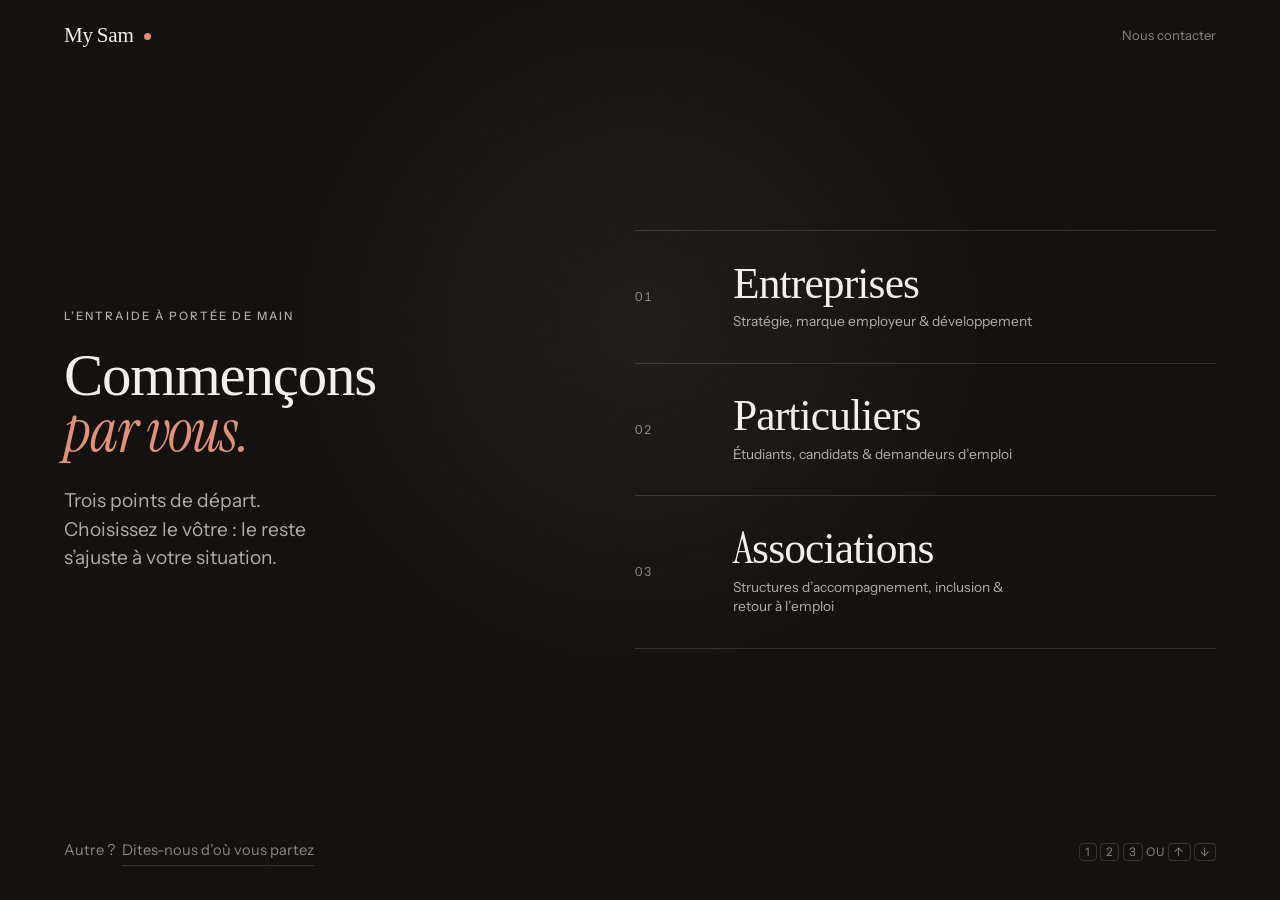
<file: index.html>
<!DOCTYPE html>
<html lang="fr" class="no-js">
<head>
<meta charset="UTF-8" />
<meta name="viewport" content="width=device-width, initial-scale=1, viewport-fit=cover" />
<title>My Sam — Cabinet de conseil et de service</title>
<meta name="description" content="My Sam accompagne les entreprises, les particuliers et les associations sur l'emploi, la marque employeur et l'inclusion. Commencez par choisir votre point de départ." />
<meta name="theme-color" content="#121110" />
<meta property="og:type" content="website" />
<meta property="og:title" content="My Sam — Cabinet de conseil et de service" />
<meta property="og:description" content="L'entraide à portée de main. Trois points de départ : entreprises, particuliers, associations." />
<meta property="og:locale" content="fr_FR" />
<link rel="icon" href="data:image/svg+xml,%3Csvg xmlns='http://www.w3.org/2000/svg' viewBox='0 0 32 32'%3E%3Crect width='32' height='32' fill='%23121110'/%3E%3Ccircle cx='16' cy='16' r='6' fill='%23E29174'/%3E%3C/svg%3E" />
<link rel="preload" href="assets/fonts/instrument-sans-latin.woff2" as="font" type="font/woff2" crossorigin />
<link rel="preload" href="assets/fonts/instrument-serif-latin.woff2" as="font" type="font/woff2" crossorigin />
<link rel="stylesheet" href="assets/css/fonts.css" />
<link rel="stylesheet" href="assets/css/base.css" />
<link rel="stylesheet" href="assets/css/gateway.css" />
<script>document.documentElement.classList.remove('no-js');document.documentElement.classList.add('js');</script>
</head>
<body data-profile="">

<a class="skip" href="#gw-list">Aller directement au choix du profil</a>

<main class="gateway" id="gateway" data-tone="none">
  <div class="gw__halo" aria-hidden="true"></div>
  <div class="gw__grain" aria-hidden="true"></div>

  <header class="gw__top">
    <a class="wordmark" href="index.html" aria-label="My Sam, accueil">My Sam<i aria-hidden="true"></i></a>
    <a class="gw__escape" href="contact.html">Nous contacter</a>
  </header>

  <div class="gw__main">

    <section class="gw__intro">
      <p class="eyebrow">L’entraide à portée de main</p>
      <h1 class="display gw__question">Commençons <em>par vous.</em></h1>
      <p class="lede gw__lede">Trois points de départ. Choisissez le vôtre&nbsp;: le reste s’ajuste à votre situation.</p>
    </section>

    <nav class="gw__list" id="gw-list" aria-label="Choisir votre profil">

    <a class="row" href="entreprises.html" data-profile="entreprises">
      <span class="row__index" aria-hidden="true">01</span>
      <span class="row__body">
        <span class="row__title">Entreprises</span>
        <span class="row__sub">Stratégie, marque employeur &amp; développement</span>
      </span>
      <svg class="row__arrow" viewBox="0 0 24 24" fill="none" stroke="currentColor" stroke-width="1.25" aria-hidden="true">
        <path d="M4 12h15M13 6l6 6-6 6" stroke-linecap="round" stroke-linejoin="round"/>
      </svg>
    </a>

    <a class="row" href="particuliers.html" data-profile="particuliers">
      <span class="row__index" aria-hidden="true">02</span>
      <span class="row__body">
        <span class="row__title">Particuliers</span>
        <span class="row__sub">Étudiants, candidats &amp; demandeurs d’emploi</span>
      </span>
      <svg class="row__arrow" viewBox="0 0 24 24" fill="none" stroke="currentColor" stroke-width="1.25" aria-hidden="true">
        <path d="M4 12h15M13 6l6 6-6 6" stroke-linecap="round" stroke-linejoin="round"/>
      </svg>
    </a>

    <a class="row" href="associations.html" data-profile="associations">
      <span class="row__index" aria-hidden="true">03</span>
      <span class="row__body">
        <span class="row__title">Associations</span>
        <span class="row__sub">Structures d’accompagnement, inclusion &amp; retour à l’emploi</span>
      </span>
      <svg class="row__arrow" viewBox="0 0 24 24" fill="none" stroke="currentColor" stroke-width="1.25" aria-hidden="true">
        <path d="M4 12h15M13 6l6 6-6 6" stroke-linecap="round" stroke-linejoin="round"/>
      </svg>
    </a>

    </nav>

  </div>

  <footer class="gw__foot">
    <a class="gw__other" href="contact.html" data-profile="autre">
      Autre&nbsp;? <b>Dites-nous d’où vous partez</b>
    </a>
    <a class="gw__resume" id="gw-resume" href="contact.html">Reprendre&nbsp;: <b></b> →</a>
    <p class="gw__hint"><kbd>1</kbd> <kbd>2</kbd> <kbd>3</kbd> ou <kbd>↑</kbd> <kbd>↓</kbd></p>
  </footer>
</main>

<div class="wipe" aria-hidden="true"></div>

<script src="assets/js/config.js"></script>
<script src="assets/js/site.js"></script>
<script src="assets/js/gateway.js"></script>
</body>
</html>
</file>
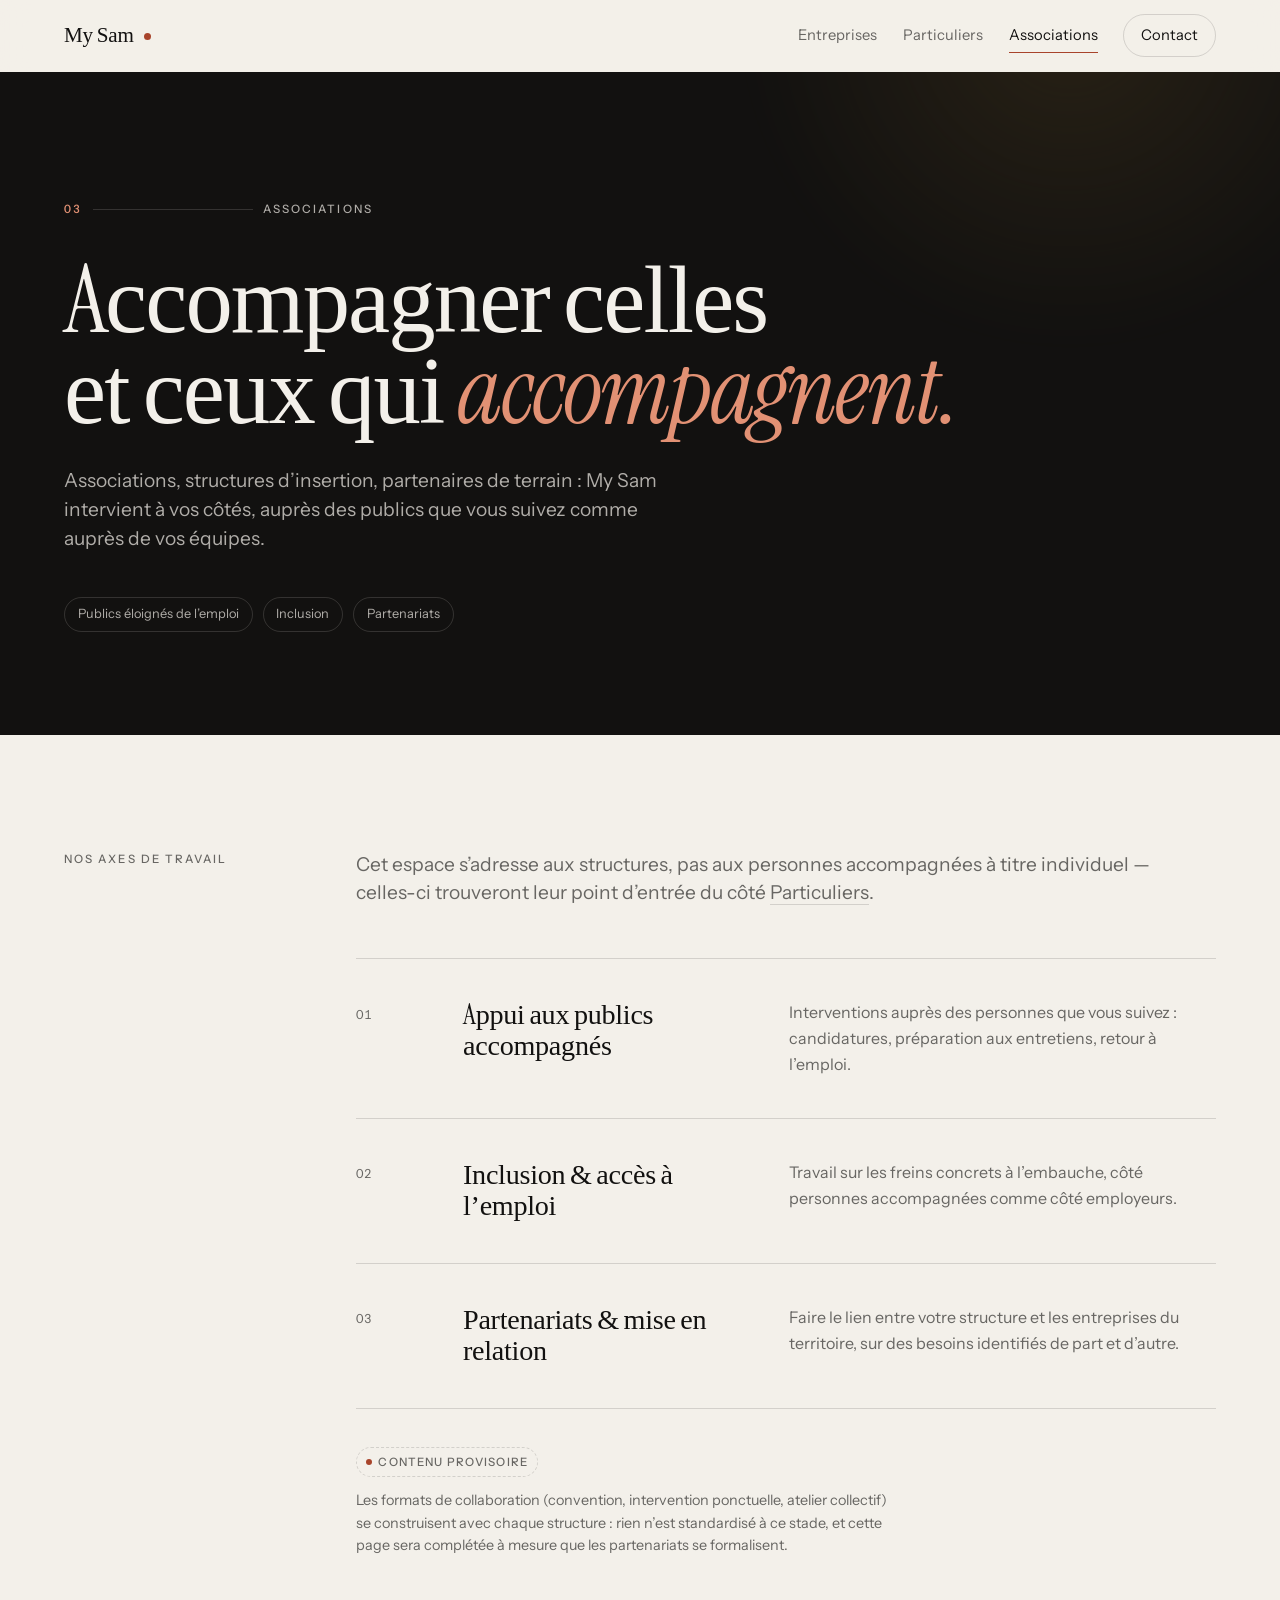
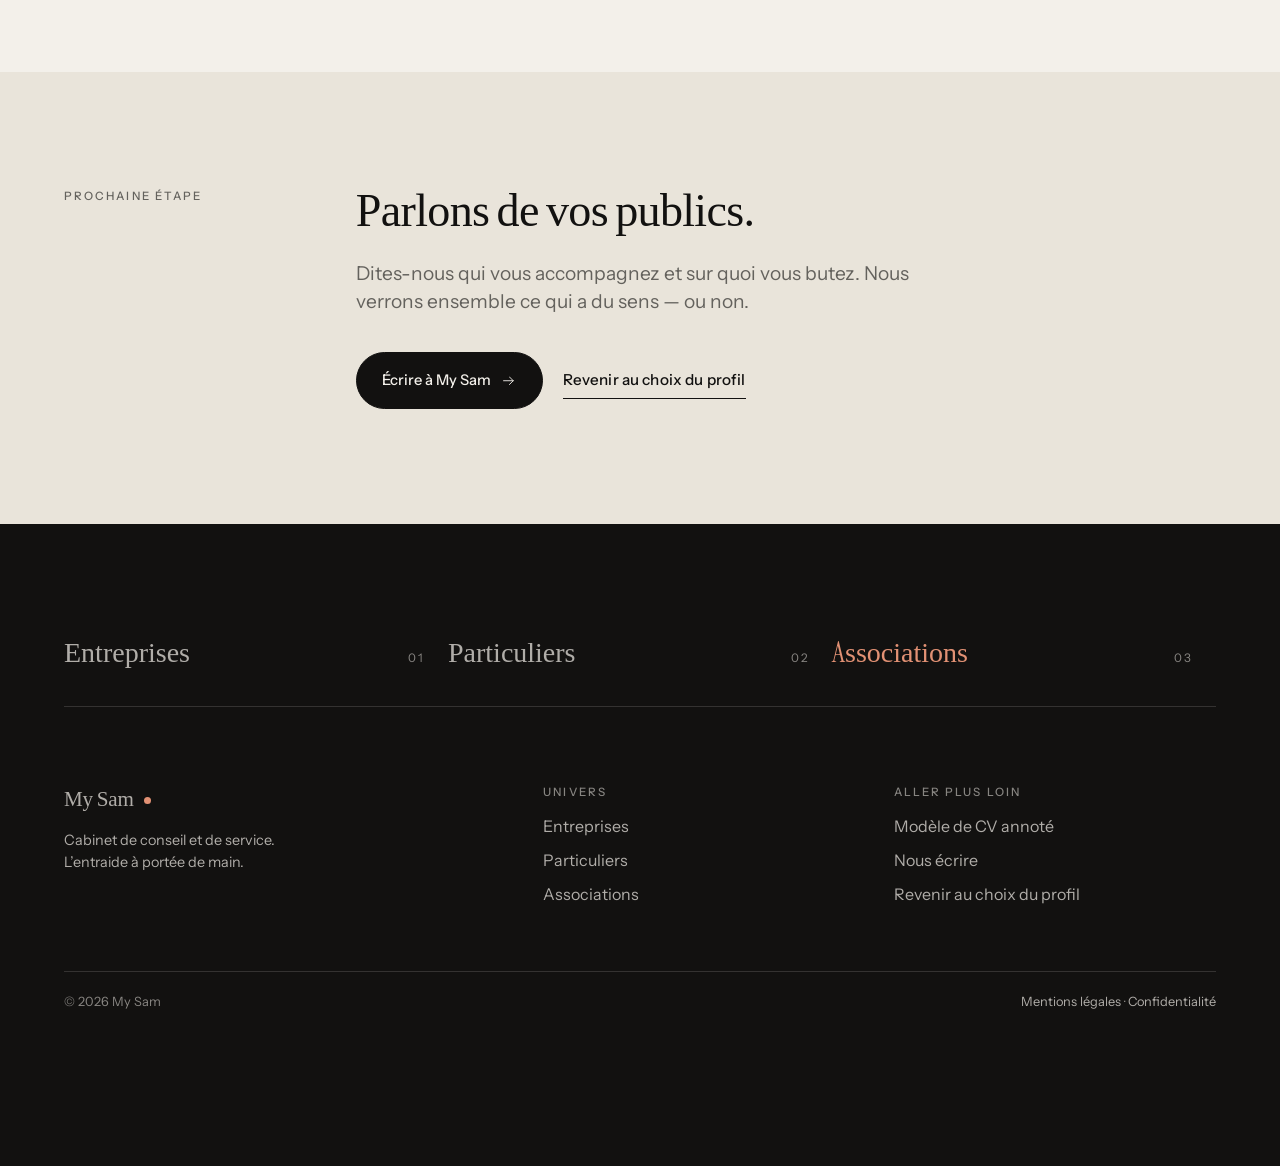
<file: associations.html>
<!DOCTYPE html>
<html lang="fr" class="no-js">
<head>
<meta charset="UTF-8" />
<meta name="viewport" content="width=device-width, initial-scale=1, viewport-fit=cover" />
<title>Associations — My Sam</title>
<meta name="description" content="Associations et structures d’accompagnement : appui aux publics éloignés de l’emploi, inclusion, partenariats avec les entreprises du territoire." />
<meta name="theme-color" content="#121110" />
<meta property="og:type" content="website" />
<meta property="og:title" content="Associations — My Sam" />
<meta property="og:description" content="Associations et structures d’accompagnement : appui aux publics éloignés de l’emploi, inclusion, partenariats avec les entreprises du territoire." />
<meta property="og:locale" content="fr_FR" />
<link rel="icon" href="data:image/svg+xml,%3Csvg xmlns='http://www.w3.org/2000/svg' viewBox='0 0 32 32'%3E%3Crect width='32' height='32' fill='%23121110'/%3E%3Ccircle cx='16' cy='16' r='6' fill='%23E29174'/%3E%3C/svg%3E" />
<link rel="preload" href="assets/fonts/instrument-sans-latin.woff2" as="font" type="font/woff2" crossorigin />
<link rel="preload" href="assets/fonts/instrument-serif-latin.woff2" as="font" type="font/woff2" crossorigin />
<link rel="stylesheet" href="assets/css/fonts.css" />
<link rel="stylesheet" href="assets/css/base.css" />
<link rel="stylesheet" href="assets/css/page.css" />
<script>document.documentElement.classList.remove('no-js');document.documentElement.classList.add('js');</script>
</head>
<body data-profile="associations">
<script>document.body.classList.add('is-entering');</script>

<a class="skip" href="#main">Aller au contenu</a>

<header class="site-head">
  <a class="wordmark" href="index.html" aria-label="My Sam, accueil">My Sam<i aria-hidden="true"></i></a>
  <nav class="site-nav" id="site-menu" aria-label="Navigation principale">
    <a href="entreprises.html" data-profile="entreprises">Entreprises</a>
    <a href="particuliers.html" data-profile="particuliers">Particuliers</a>
    <a href="associations.html" data-profile="associations" aria-current="page">Associations</a>
    <a class="cta" href="contact.html">Contact</a>
    <a class="nav-reset" href="index.html">Changer de profil</a>
  </nav>
  <button class="burger" type="button" aria-expanded="false" aria-controls="site-menu" aria-label="Ouvrir le menu"><span></span></button>
</header>

<main id="main">
  <section class="hero on-ink" style="--tone: var(--tone-associations);">
    <div class="hero__halo" aria-hidden="true"></div>
    <div class="shell">
      <p class="eyebrow hero__index"><span>03</span><i aria-hidden="true"></i>Associations</p>
      <h1 class="display">Accompagner celles<br />et ceux qui <em>accompagnent.</em></h1>
      <p class="lede">Associations, structures d’insertion, partenaires de terrain&nbsp;: My Sam intervient à vos côtés, auprès des publics que vous suivez comme auprès de vos équipes.</p>
      <div class="hero__meta">
        <span class="tag">Publics éloignés de l’emploi</span>
        <span class="tag">Inclusion</span>
        <span class="tag">Partenariats</span>
      </div>
    </div>
  </section>
  <section class="section">
    <div class="shell spread">
      <p class="eyebrow">Nos axes de travail</p>
      <div>
        <p class="lede measure" style="margin-bottom:clamp(30px,4vw,54px);">Cet espace s’adresse aux structures, pas aux personnes accompagnées à titre individuel — celles-ci trouveront leur point d’entrée du côté <a href="particuliers.html" data-profile="particuliers" style="border-bottom:1px solid var(--hair-paper);">Particuliers</a>.</p>
        <div class="offer">
        <article class="offer__item reveal">
          <p class="offer__num" aria-hidden="true">01</p>
          <h3>Appui aux publics accompagnés</h3>
          <p>Interventions auprès des personnes que vous suivez&nbsp;: candidatures, préparation aux entretiens, retour à l’emploi.</p>
        </article>
        <article class="offer__item reveal">
          <p class="offer__num" aria-hidden="true">02</p>
          <h3>Inclusion &amp; accès à l’emploi</h3>
          <p>Travail sur les freins concrets à l’embauche, côté personnes accompagnées comme côté employeurs.</p>
        </article>
        <article class="offer__item reveal">
          <p class="offer__num" aria-hidden="true">03</p>
          <h3>Partenariats &amp; mise en relation</h3>
          <p>Faire le lien entre votre structure et les entreprises du territoire, sur des besoins identifiés de part et d’autre.</p>
        </article>
        </div>
      <div class="reveal" style="margin-top:clamp(26px,3vw,40px);display:grid;gap:12px;justify-items:start;">
        <span class="provisional">Contenu provisoire</span>
        <p class="note">Les formats de collaboration (convention, intervention ponctuelle, atelier collectif) se construisent avec chaque structure&nbsp;: rien n’est standardisé à ce stade, et cette page sera complétée à mesure que les partenariats se formalisent.</p>
      </div>
      </div>
    </div>
  </section>
  <section class="section on-paper-2">
    <div class="shell spread">
      <p class="eyebrow">Prochaine étape</p>
      <div class="cta reveal">
        <h2 class="h2">Parlons de vos publics.</h2>
        <p class="lede">Dites-nous qui vous accompagnez et sur quoi vous butez. Nous verrons ensemble ce qui a du sens — ou non.</p>
        <div class="cta__actions">
          <a class="btn" href="contact.html">Écrire à My Sam
            <svg class="arw" viewBox="0 0 24 24" fill="none" stroke="currentColor" stroke-width="1.4" aria-hidden="true" style="width:1.05em;height:1.05em;"><path d="M4 12h15M13 6l6 6-6 6" stroke-linecap="round" stroke-linejoin="round"/></svg>
          </a>
          <a class="action" href="index.html">Revenir au choix du profil</a>
        </div>
      </div>
    </div>
  </section>

  <footer class="section section--tight on-ink">
    <div class="shell">
      <nav class="switch" aria-label="Changer d’univers">
        <a class="switch__link" href="entreprises.html" data-profile="entreprises">Entreprises <small>01</small></a>
        <a class="switch__link" href="particuliers.html" data-profile="particuliers">Particuliers <small>02</small></a>
        <a class="switch__link" href="associations.html" data-profile="associations" aria-current="page">Associations <small>03</small></a>
      </nav>

      <div class="site-foot">
        <div class="site-foot__grid">
          <div>
            <a class="wordmark" href="index.html">My Sam<i aria-hidden="true"></i></a>
            <p class="note" style="color:var(--on-ink-soft);margin-top:.8em;max-width:32ch;">
              Cabinet de conseil et de service.<br />L’entraide à portée de main.
            </p>
          </div>
          <div>
            <h4>Univers</h4>
            <ul>
              <li><a href="entreprises.html" data-profile="entreprises">Entreprises</a></li>
              <li><a href="particuliers.html" data-profile="particuliers">Particuliers</a></li>
              <li><a href="associations.html" data-profile="associations">Associations</a></li>
            </ul>
          </div>
          <div>
            <h4>Aller plus loin</h4>
            <ul>
              <li><a href="ressources/modele-cv-annote.html">Modèle de CV annoté</a></li>
              <li><a href="contact.html">Nous écrire</a></li>
              <li><a href="index.html">Revenir au choix du profil</a></li>
            </ul>
          </div>
        </div>
        <div class="site-foot__base">
          <span>© 2026 My&nbsp;Sam</span>
          <span><a href="mentions-legales.html">Mentions légales</a> · <a href="confidentialite.html">Confidentialité</a></span>
        </div>
      </div>
    </div>
  </footer>
</main>

<div class="wipe" aria-hidden="true"></div>

<script src="assets/js/config.js"></script>
<script src="assets/js/site.js"></script>
</body>
</html>
</file>
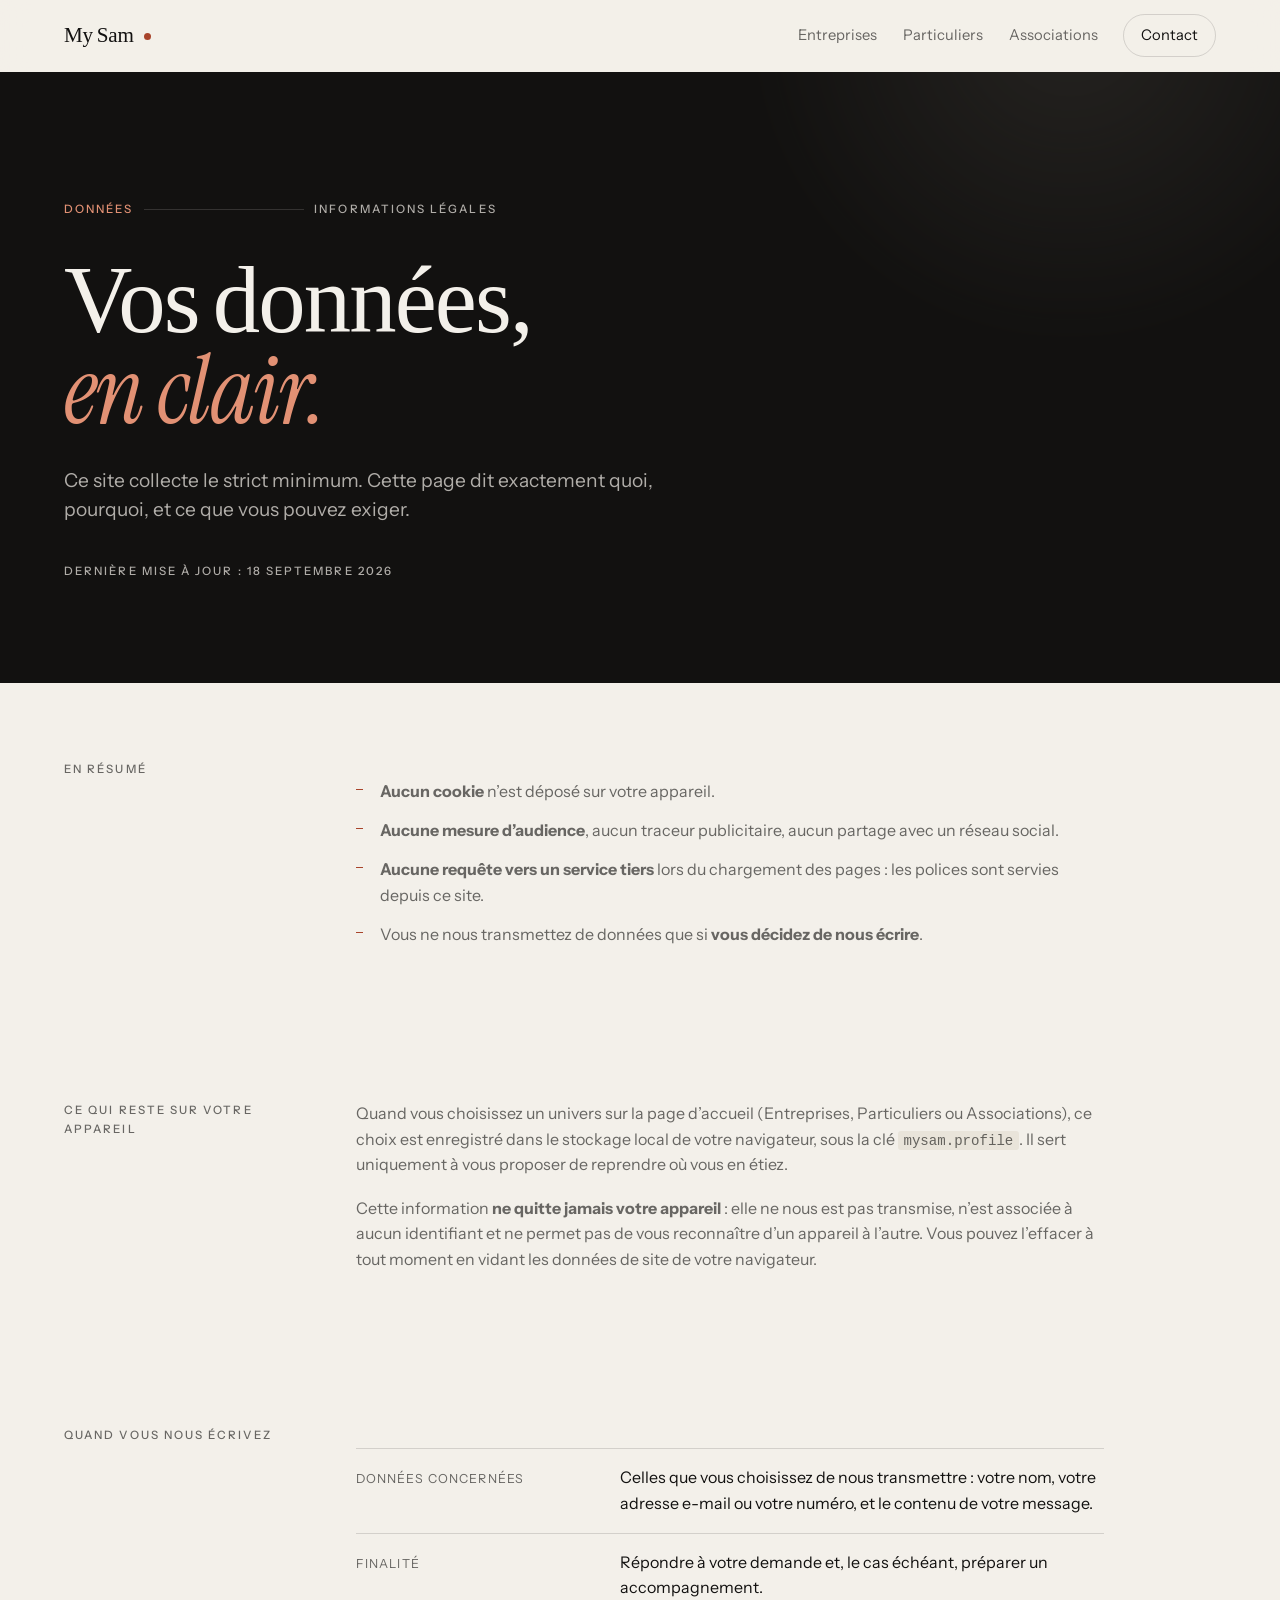
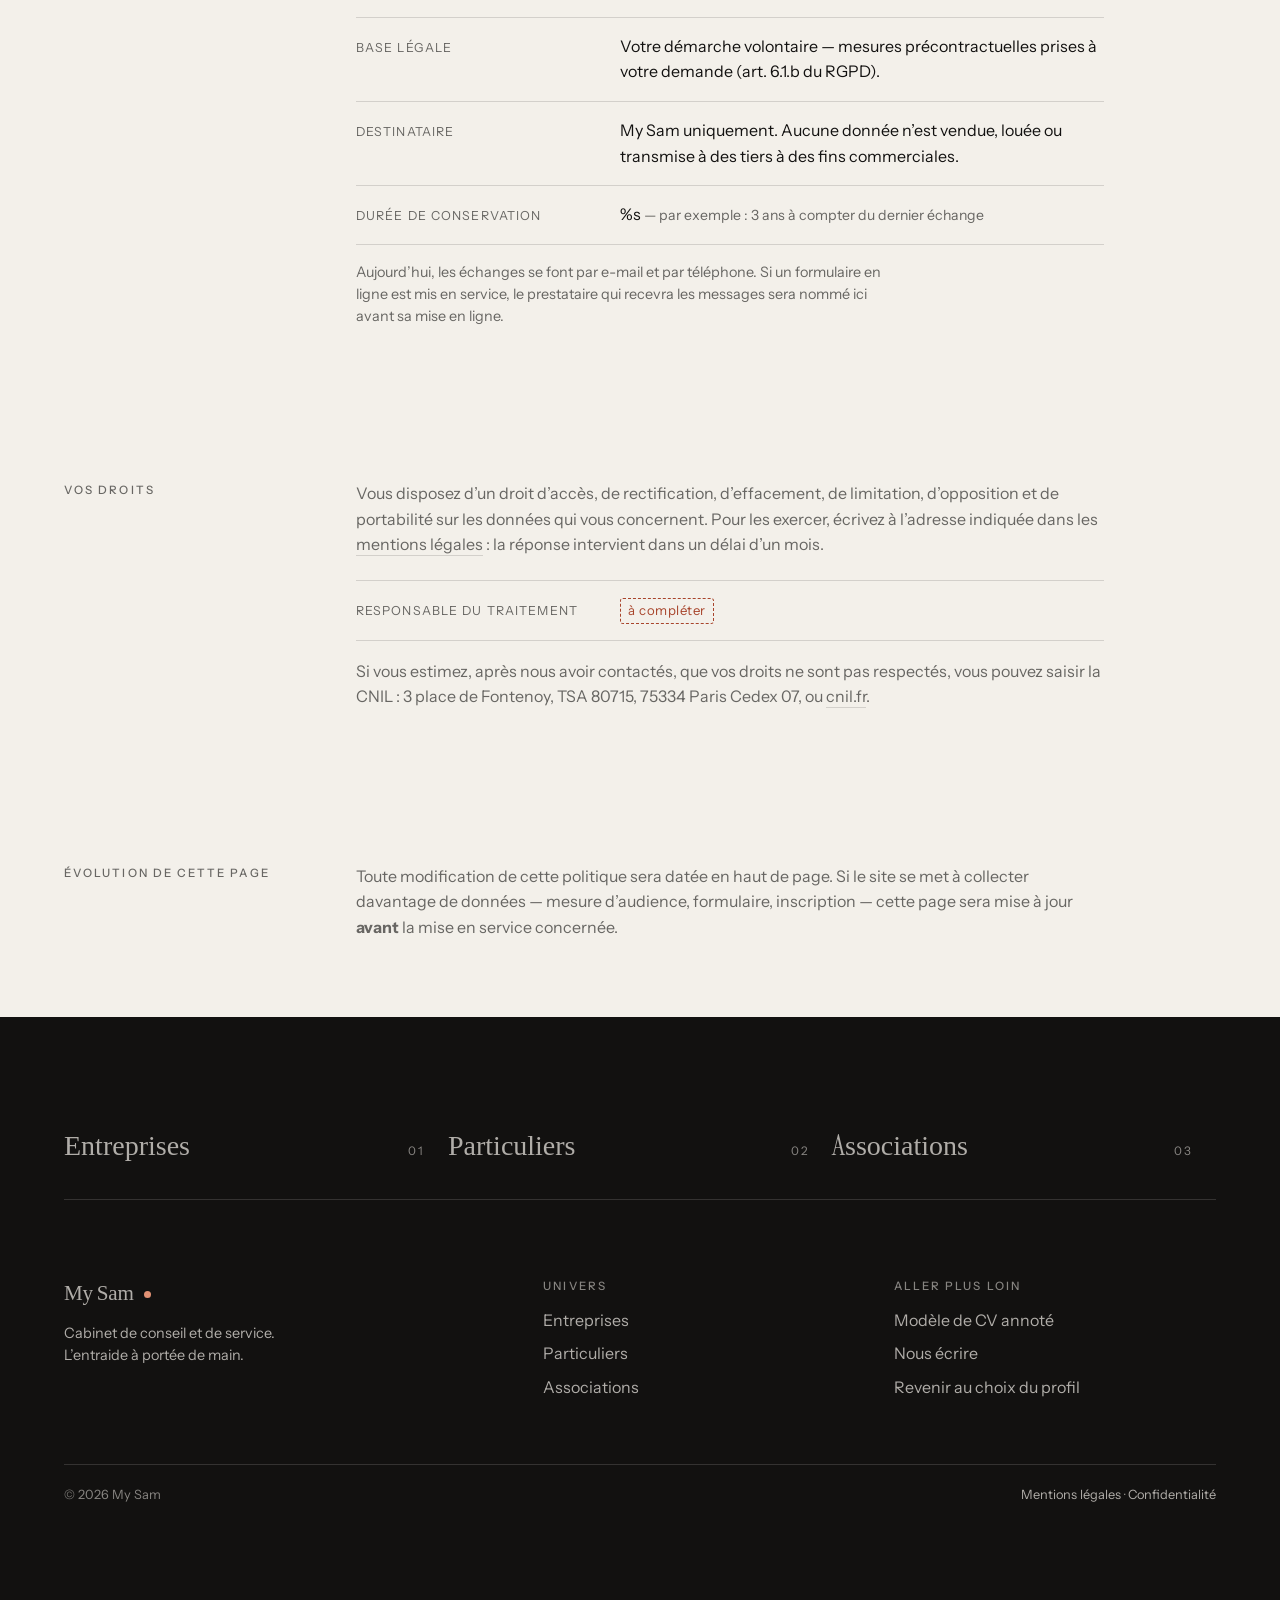
<file: confidentialite.html>
<!DOCTYPE html>
<html lang="fr" class="no-js">
<head>
<meta charset="UTF-8" />
<meta name="viewport" content="width=device-width, initial-scale=1, viewport-fit=cover" />
<title>Confidentialité — My Sam</title>
<meta name="description" content="Ce que le site de My Sam collecte — et ce qu'il ne collecte pas. Cookies, données, droits des visiteurs." />
<meta name="robots" content="index, follow" />
<meta name="theme-color" content="#121110" />
<meta property="og:type" content="website" />
<meta property="og:title" content="Confidentialité — My Sam" />
<meta property="og:description" content="Ce que le site de My Sam collecte — et ce qu'il ne collecte pas. Cookies, données, droits des visiteurs." />
<meta property="og:locale" content="fr_FR" />
<link rel="icon" href="data:image/svg+xml,%3Csvg xmlns='http://www.w3.org/2000/svg' viewBox='0 0 32 32'%3E%3Crect width='32' height='32' fill='%23121110'/%3E%3Ccircle cx='16' cy='16' r='6' fill='%23E29174'/%3E%3C/svg%3E" />
<link rel="preload" href="assets/fonts/instrument-sans-latin.woff2" as="font" type="font/woff2" crossorigin />
<link rel="preload" href="assets/fonts/instrument-serif-latin.woff2" as="font" type="font/woff2" crossorigin />
<link rel="stylesheet" href="assets/css/fonts.css" />
<link rel="stylesheet" href="assets/css/base.css" />
<link rel="stylesheet" href="assets/css/page.css" />
<script>document.documentElement.classList.remove('no-js');document.documentElement.classList.add('js');</script>
</head>
<body>
<script>document.body.classList.add('is-entering');</script>

<a class="skip" href="#main">Aller au contenu</a>

<header class="site-head">
  <a class="wordmark" href="index.html" aria-label="My Sam, accueil">My Sam<i aria-hidden="true"></i></a>
  <nav class="site-nav" id="site-menu" aria-label="Navigation principale">
    <a href="entreprises.html" data-profile="entreprises">Entreprises</a>
    <a href="particuliers.html" data-profile="particuliers">Particuliers</a>
    <a href="associations.html" data-profile="associations">Associations</a>
    <a class="cta" href="contact.html">Contact</a>
    <a class="nav-reset" href="index.html">Changer de profil</a>
  </nav>
  <button class="burger" type="button" aria-expanded="false" aria-controls="site-menu" aria-label="Ouvrir le menu"><span></span></button>
</header>

<main id="main">

  <section class="hero on-ink" style="--tone: var(--tone-neutre);">
    <div class="hero__halo" aria-hidden="true"></div>
    <div class="shell">
      <p class="eyebrow hero__index"><span>Données</span><i aria-hidden="true"></i>Informations légales</p>
      <h1 class="display">Vos données,<br /><em>en clair.</em></h1>
      <p class="lede">Ce site collecte le strict minimum. Cette page dit exactement quoi, pourquoi, et ce que vous pouvez exiger.</p>
      <p class="eyebrow" style="margin-top:clamp(24px,3vw,38px);">Dernière mise à jour&nbsp;: 18 septembre 2026</p>
    </div>
  </section>

  <section class="section section--tight">
    <div class="shell spread">
      <p class="eyebrow">En résumé</p>
      <div class="legal reveal">
        <ul class="legal__facts">
          <li><b>Aucun cookie</b> n’est déposé sur votre appareil.</li>
          <li><b>Aucune mesure d’audience</b>, aucun traceur publicitaire, aucun partage avec un réseau social.</li>
          <li><b>Aucune requête vers un service tiers</b> lors du chargement des pages&nbsp;: les polices sont servies depuis ce site.</li>
          <li>Vous ne nous transmettez de données que si <b>vous décidez de nous écrire</b>.</li>
        </ul>
      </div>
    </div>
  </section>

  <section class="section section--tight">
    <div class="shell spread">
      <p class="eyebrow">Ce qui reste sur votre appareil</p>
      <div class="legal reveal">
        <p>Quand vous choisissez un univers sur la page d’accueil (Entreprises, Particuliers ou Associations), ce choix est enregistré dans le stockage local de votre navigateur, sous la clé <code>mysam.profile</code>. Il sert uniquement à vous proposer de reprendre où vous en étiez.</p>
        <p>Cette information <b>ne quitte jamais votre appareil</b>&nbsp;: elle ne nous est pas transmise, n’est associée à aucun identifiant et ne permet pas de vous reconnaître d’un appareil à l’autre. Vous pouvez l’effacer à tout moment en vidant les données de site de votre navigateur.</p>
      </div>
    </div>
  </section>

  <section class="section section--tight">
    <div class="shell spread">
      <p class="eyebrow">Quand vous nous écrivez</p>
      <div class="legal reveal">
        <dl class="legal__dl">
          <div><dt>Données concernées</dt><dd>Celles que vous choisissez de nous transmettre&nbsp;: votre nom, votre adresse e-mail ou votre numéro, et le contenu de votre message.</dd></div>
          <div><dt>Finalité</dt><dd>Répondre à votre demande et, le cas échéant, préparer un accompagnement.</dd></div>
          <div><dt>Base légale</dt><dd>Votre démarche volontaire — mesures précontractuelles prises à votre demande (art. 6.1.b du RGPD).</dd></div>
          <div><dt>Destinataire</dt><dd>My Sam uniquement. Aucune donnée n’est vendue, louée ou transmise à des tiers à des fins commerciales.</dd></div>
          <div><dt>Durée de conservation</dt><dd>%s <span class="legal__hint">— par exemple&nbsp;: 3 ans à compter du dernier échange</span></dd></div>
        </dl>
        <p class="note">Aujourd’hui, les échanges se font par e-mail et par téléphone. Si un formulaire en ligne est mis en service, le prestataire qui recevra les messages sera nommé ici avant sa mise en ligne.</p>
      </div>
    </div>
  </section>

  <section class="section section--tight">
    <div class="shell spread">
      <p class="eyebrow">Vos droits</p>
      <div class="legal reveal">
        <p>Vous disposez d’un droit d’accès, de rectification, d’effacement, de limitation, d’opposition et de portabilité sur les données qui vous concernent. Pour les exercer, écrivez à l’adresse indiquée dans les <a href="mentions-legales.html">mentions légales</a>&nbsp;: la réponse intervient dans un délai d’un mois.</p>
        <dl class="legal__dl">
          <div><dt>Responsable du traitement</dt><dd><span class="todo-inline">à compléter</span></dd></div>
        </dl>
        <p>Si vous estimez, après nous avoir contactés, que vos droits ne sont pas respectés, vous pouvez saisir la CNIL&nbsp;: 3 place de Fontenoy, TSA 80715, 75334 Paris Cedex 07, ou <a href="https://www.cnil.fr" target="_blank" rel="noopener" data-no-transition="true">cnil.fr</a>.</p>
      </div>
    </div>
  </section>

  <section class="section section--tight">
    <div class="shell spread">
      <p class="eyebrow">Évolution de cette page</p>
      <div class="legal reveal">
        <p>Toute modification de cette politique sera datée en haut de page. Si le site se met à collecter davantage de données — mesure d’audience, formulaire, inscription — cette page sera mise à jour <b>avant</b> la mise en service concernée.</p>
      </div>
    </div>
  </section>

  <footer class="section section--tight on-ink">
    <div class="shell">
      <nav class="switch" aria-label="Changer d’univers">
        <a class="switch__link" href="entreprises.html" data-profile="entreprises">Entreprises <small>01</small></a>
        <a class="switch__link" href="particuliers.html" data-profile="particuliers">Particuliers <small>02</small></a>
        <a class="switch__link" href="associations.html" data-profile="associations">Associations <small>03</small></a>
      </nav>

      <div class="site-foot">
        <div class="site-foot__grid">
          <div>
            <a class="wordmark" href="index.html">My Sam<i aria-hidden="true"></i></a>
            <p class="note" style="color:var(--on-ink-soft);margin-top:.8em;max-width:32ch;">
              Cabinet de conseil et de service.<br />L’entraide à portée de main.
            </p>
          </div>
          <div>
            <h4>Univers</h4>
            <ul>
              <li><a href="entreprises.html" data-profile="entreprises">Entreprises</a></li>
              <li><a href="particuliers.html" data-profile="particuliers">Particuliers</a></li>
              <li><a href="associations.html" data-profile="associations">Associations</a></li>
            </ul>
          </div>
          <div>
            <h4>Aller plus loin</h4>
            <ul>
              <li><a href="ressources/modele-cv-annote.html">Modèle de CV annoté</a></li>
              <li><a href="contact.html">Nous écrire</a></li>
              <li><a href="index.html">Revenir au choix du profil</a></li>
            </ul>
          </div>
        </div>
        <div class="site-foot__base">
          <span>© 2026 My&nbsp;Sam</span>
          <span><a href="mentions-legales.html">Mentions légales</a> · <a href="confidentialite.html">Confidentialité</a></span>
        </div>
      </div>
    </div>
  </footer>
</main>

<div class="wipe" aria-hidden="true"></div>

<script src="assets/js/config.js"></script>
<script src="assets/js/site.js"></script>
</body>
</html>
</file>
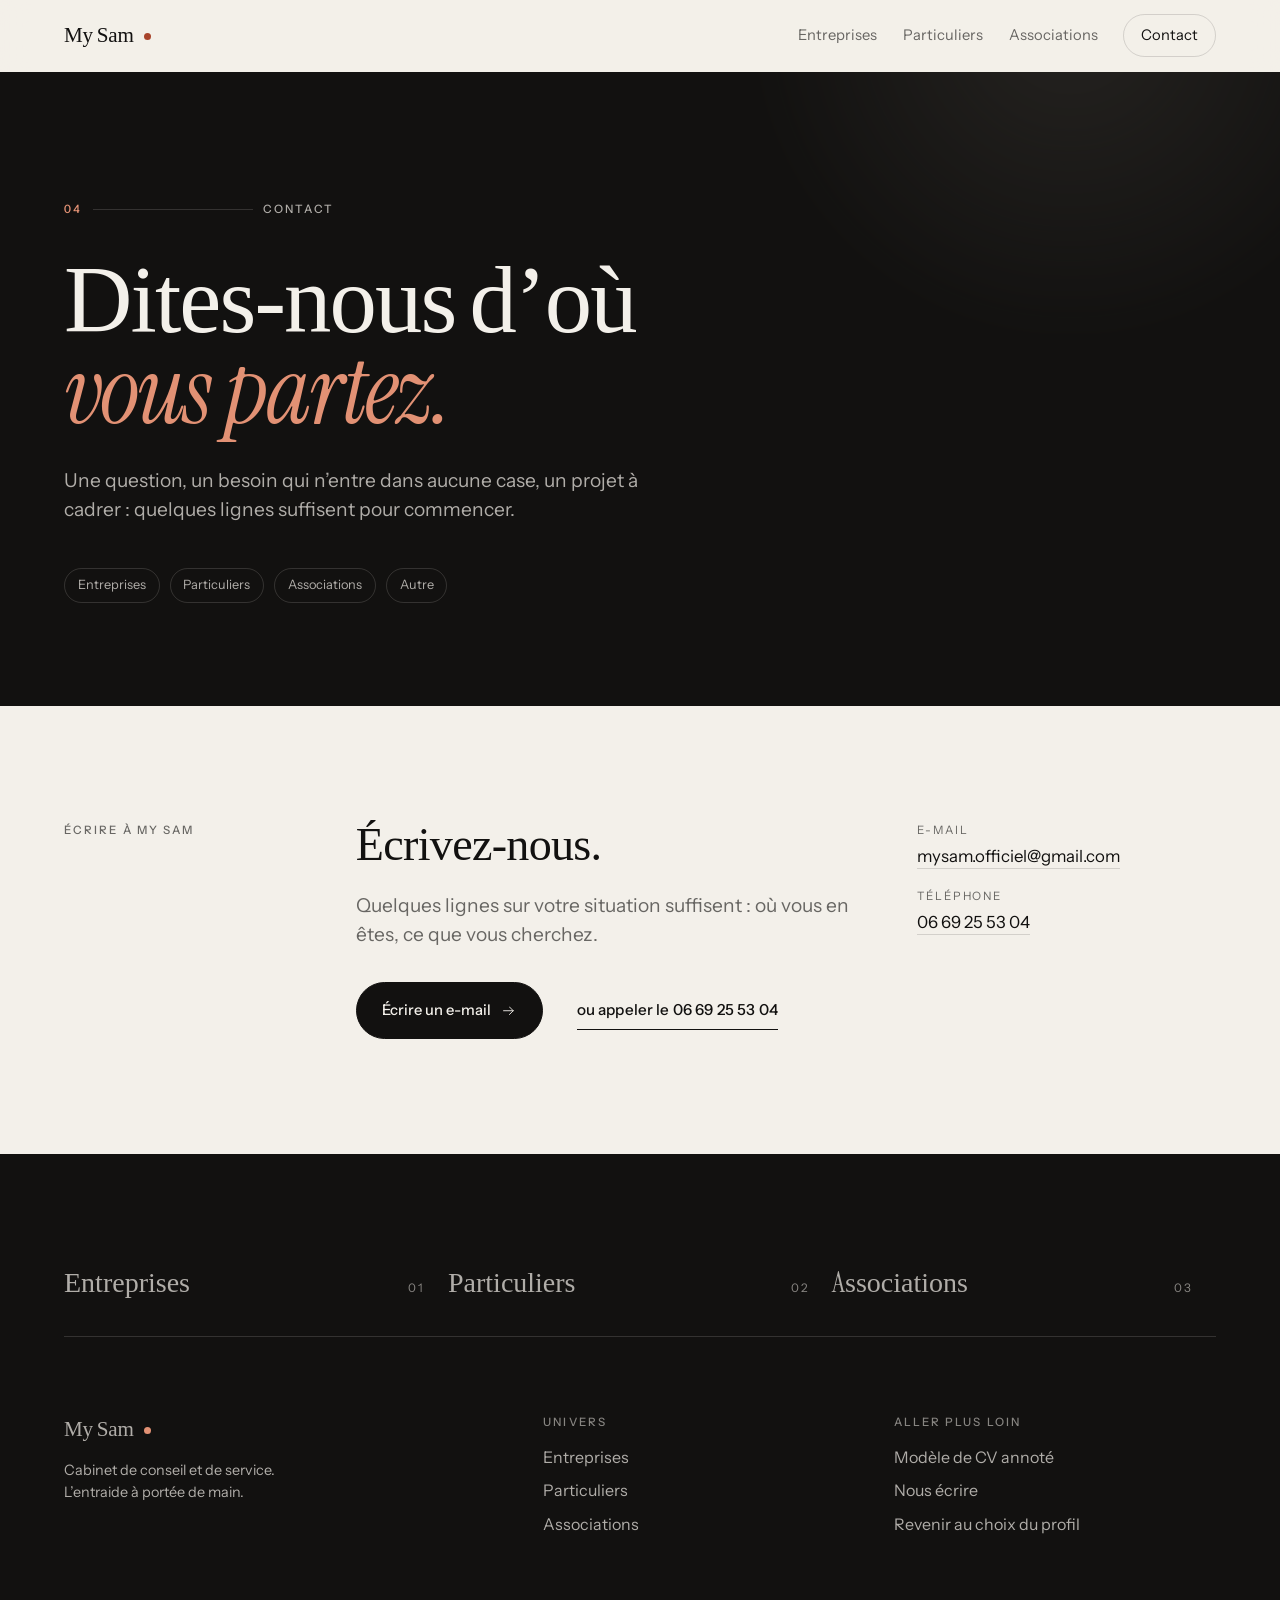
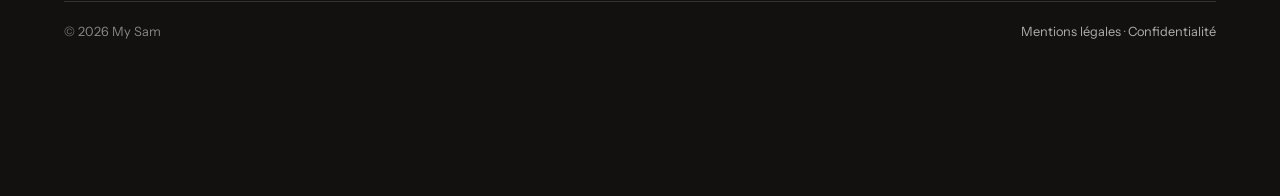
<file: contact.html>
<!DOCTYPE html>
<html lang="fr" class="no-js">
<head>
<meta charset="UTF-8" />
<meta name="viewport" content="width=device-width, initial-scale=1, viewport-fit=cover" />
<title>Contact — My Sam</title>
<meta name="description" content="Écrire à My Sam : entreprises, particuliers, associations, ou toute autre situation." />
<meta name="theme-color" content="#121110" />
<meta property="og:type" content="website" />
<meta property="og:title" content="Contact — My Sam" />
<meta property="og:description" content="Écrire à My Sam : entreprises, particuliers, associations, ou toute autre situation." />
<meta property="og:locale" content="fr_FR" />
<link rel="icon" href="data:image/svg+xml,%3Csvg xmlns='http://www.w3.org/2000/svg' viewBox='0 0 32 32'%3E%3Crect width='32' height='32' fill='%23121110'/%3E%3Ccircle cx='16' cy='16' r='6' fill='%23E29174'/%3E%3C/svg%3E" />
<link rel="preload" href="assets/fonts/instrument-sans-latin.woff2" as="font" type="font/woff2" crossorigin />
<link rel="preload" href="assets/fonts/instrument-serif-latin.woff2" as="font" type="font/woff2" crossorigin />
<link rel="stylesheet" href="assets/css/fonts.css" />
<link rel="stylesheet" href="assets/css/base.css" />
<link rel="stylesheet" href="assets/css/page.css" />
<script>document.documentElement.classList.remove('no-js');document.documentElement.classList.add('js');</script>
</head>
<body data-profile="contact">
<script>document.body.classList.add('is-entering');</script>

<a class="skip" href="#main">Aller au contenu</a>

<header class="site-head">
  <a class="wordmark" href="index.html" aria-label="My Sam, accueil">My Sam<i aria-hidden="true"></i></a>
  <nav class="site-nav" id="site-menu" aria-label="Navigation principale">
    <a href="entreprises.html" data-profile="entreprises">Entreprises</a>
    <a href="particuliers.html" data-profile="particuliers">Particuliers</a>
    <a href="associations.html" data-profile="associations">Associations</a>
    <a class="cta" href="contact.html" aria-current="page">Contact</a>
    <a class="nav-reset" href="index.html">Changer de profil</a>
  </nav>
  <button class="burger" type="button" aria-expanded="false" aria-controls="site-menu" aria-label="Ouvrir le menu"><span></span></button>
</header>

<main id="main">
  <section class="hero on-ink" style="--tone: var(--tone-neutre);">
    <div class="hero__halo" aria-hidden="true"></div>
    <div class="shell">
      <p class="eyebrow hero__index"><span>04</span><i aria-hidden="true"></i>Contact</p>
      <h1 class="display">Dites-nous d’où<br /><em>vous partez.</em></h1>
      <p class="lede">Une question, un besoin qui n’entre dans aucune case, un projet à cadrer&nbsp;: quelques lignes suffisent pour commencer.</p>
      <div class="hero__meta">
        <span class="tag">Entreprises</span>
        <span class="tag">Particuliers</span>
        <span class="tag">Associations</span>
        <span class="tag">Autre</span>
      </div>
    </div>
  </section>
  <section class="section">
    <div class="shell spread">
      <p class="eyebrow">Écrire à My Sam</p>
      <div class="contact-grid">
        <noscript>
          <div class="direct">
            <h2 class="h2">Écrivez-nous.</h2>
            <p class="lede">Quelques lignes sur votre situation suffisent&nbsp;: où vous en êtes, ce que vous cherchez.</p>
            <p class="direct__actions">
              <a class="btn" href="mailto:mysam.officiel@gmail.com">mysam.officiel@gmail.com</a>
              <a class="action" href="tel:0669255304">ou appeler le 06 69 25 53 04</a>
            </p>
          </div>
        </noscript>

        <div class="direct reveal" data-contact-fallback hidden>
          <h2 class="h2">Écrivez-nous.</h2>
          <p class="lede">Quelques lignes sur votre situation suffisent&nbsp;: où vous en êtes, ce que vous cherchez.</p>
          <p class="direct__actions">
            <a class="btn" data-direct="email" href="#" data-no-transition="true">
              <span>Écrire un e-mail</span>
              <svg class="arw" viewBox="0 0 24 24" fill="none" stroke="currentColor" stroke-width="1.4" aria-hidden="true" style="width:1.05em;height:1.05em;"><path d="M4 12h15M13 6l6 6-6 6" stroke-linecap="round" stroke-linejoin="round"/></svg>
            </a>
            <a class="action" data-direct="phone" href="#" data-no-transition="true"></a>
          </p>
        </div>

        <form class="form reveal" data-contact-form novalidate hidden>
          <div class="field">
            <label for="f-profil">Vous êtes</label>
            <select id="f-profil" name="profil" data-prefill-profile>
              <option value="entreprise">Une entreprise</option>
              <option value="particulier">Un particulier</option>
              <option value="association">Une association ou une structure</option>
              <option value="autre">Autre</option>
            </select>
          </div>
          <div class="field">
            <label for="f-nom">Nom</label>
            <input id="f-nom" name="nom" type="text" autocomplete="name" placeholder="Votre nom" required />
          </div>
          <div class="field">
            <label for="f-email">E-mail</label>
            <input id="f-email" name="email" type="email" autocomplete="email" placeholder="vous@exemple.fr" required />
          </div>
          <div class="field">
            <label for="f-message">Votre situation</label>
            <textarea id="f-message" name="message" placeholder="Où vous en êtes, ce que vous cherchez." required></textarea>
          </div>
          <div style="display:flex;flex-wrap:wrap;gap:16px 22px;align-items:center;">
            <button class="btn" type="submit">Envoyer</button>
            <p class="form__status" role="status" aria-live="polite"></p>
          </div>
        </form>

        <dl class="coords reveal">
          <div>
            <dt>E-mail</dt>
            <dd data-coord="email"></dd>
          </div>
          <div>
            <dt>Téléphone</dt>
            <dd data-coord="phone"></dd>
          </div>
          <div>
            <dt>LinkedIn</dt>
            <dd data-coord="linkedin"></dd>
          </div>
          <div data-coord-notice>
            <span class="provisional">Coordonnées à compléter</span>
            <p class="note" style="margin-top:12px;">Renseignez-les une seule fois dans <code>assets/js/config.js</code>&nbsp;: elles s’affichent alors partout, et le formulaire s’active dès qu’un point de collecte est indiqué.</p>
          </div>
        </dl>
      </div>
    </div>
  </section>

  <footer class="section section--tight on-ink">
    <div class="shell">
      <nav class="switch" aria-label="Changer d’univers">
        <a class="switch__link" href="entreprises.html" data-profile="entreprises">Entreprises <small>01</small></a>
        <a class="switch__link" href="particuliers.html" data-profile="particuliers">Particuliers <small>02</small></a>
        <a class="switch__link" href="associations.html" data-profile="associations">Associations <small>03</small></a>
      </nav>

      <div class="site-foot">
        <div class="site-foot__grid">
          <div>
            <a class="wordmark" href="index.html">My Sam<i aria-hidden="true"></i></a>
            <p class="note" style="color:var(--on-ink-soft);margin-top:.8em;max-width:32ch;">
              Cabinet de conseil et de service.<br />L’entraide à portée de main.
            </p>
          </div>
          <div>
            <h4>Univers</h4>
            <ul>
              <li><a href="entreprises.html" data-profile="entreprises">Entreprises</a></li>
              <li><a href="particuliers.html" data-profile="particuliers">Particuliers</a></li>
              <li><a href="associations.html" data-profile="associations">Associations</a></li>
            </ul>
          </div>
          <div>
            <h4>Aller plus loin</h4>
            <ul>
              <li><a href="ressources/modele-cv-annote.html">Modèle de CV annoté</a></li>
              <li><a href="contact.html">Nous écrire</a></li>
              <li><a href="index.html">Revenir au choix du profil</a></li>
            </ul>
          </div>
        </div>
        <div class="site-foot__base">
          <span>© 2026 My&nbsp;Sam</span>
          <span><a href="mentions-legales.html">Mentions légales</a> · <a href="confidentialite.html">Confidentialité</a></span>
        </div>
      </div>
    </div>
  </footer>
</main>

<div class="wipe" aria-hidden="true"></div>

<script src="assets/js/config.js"></script>
<script src="assets/js/site.js"></script>
</body>
</html>
</file>
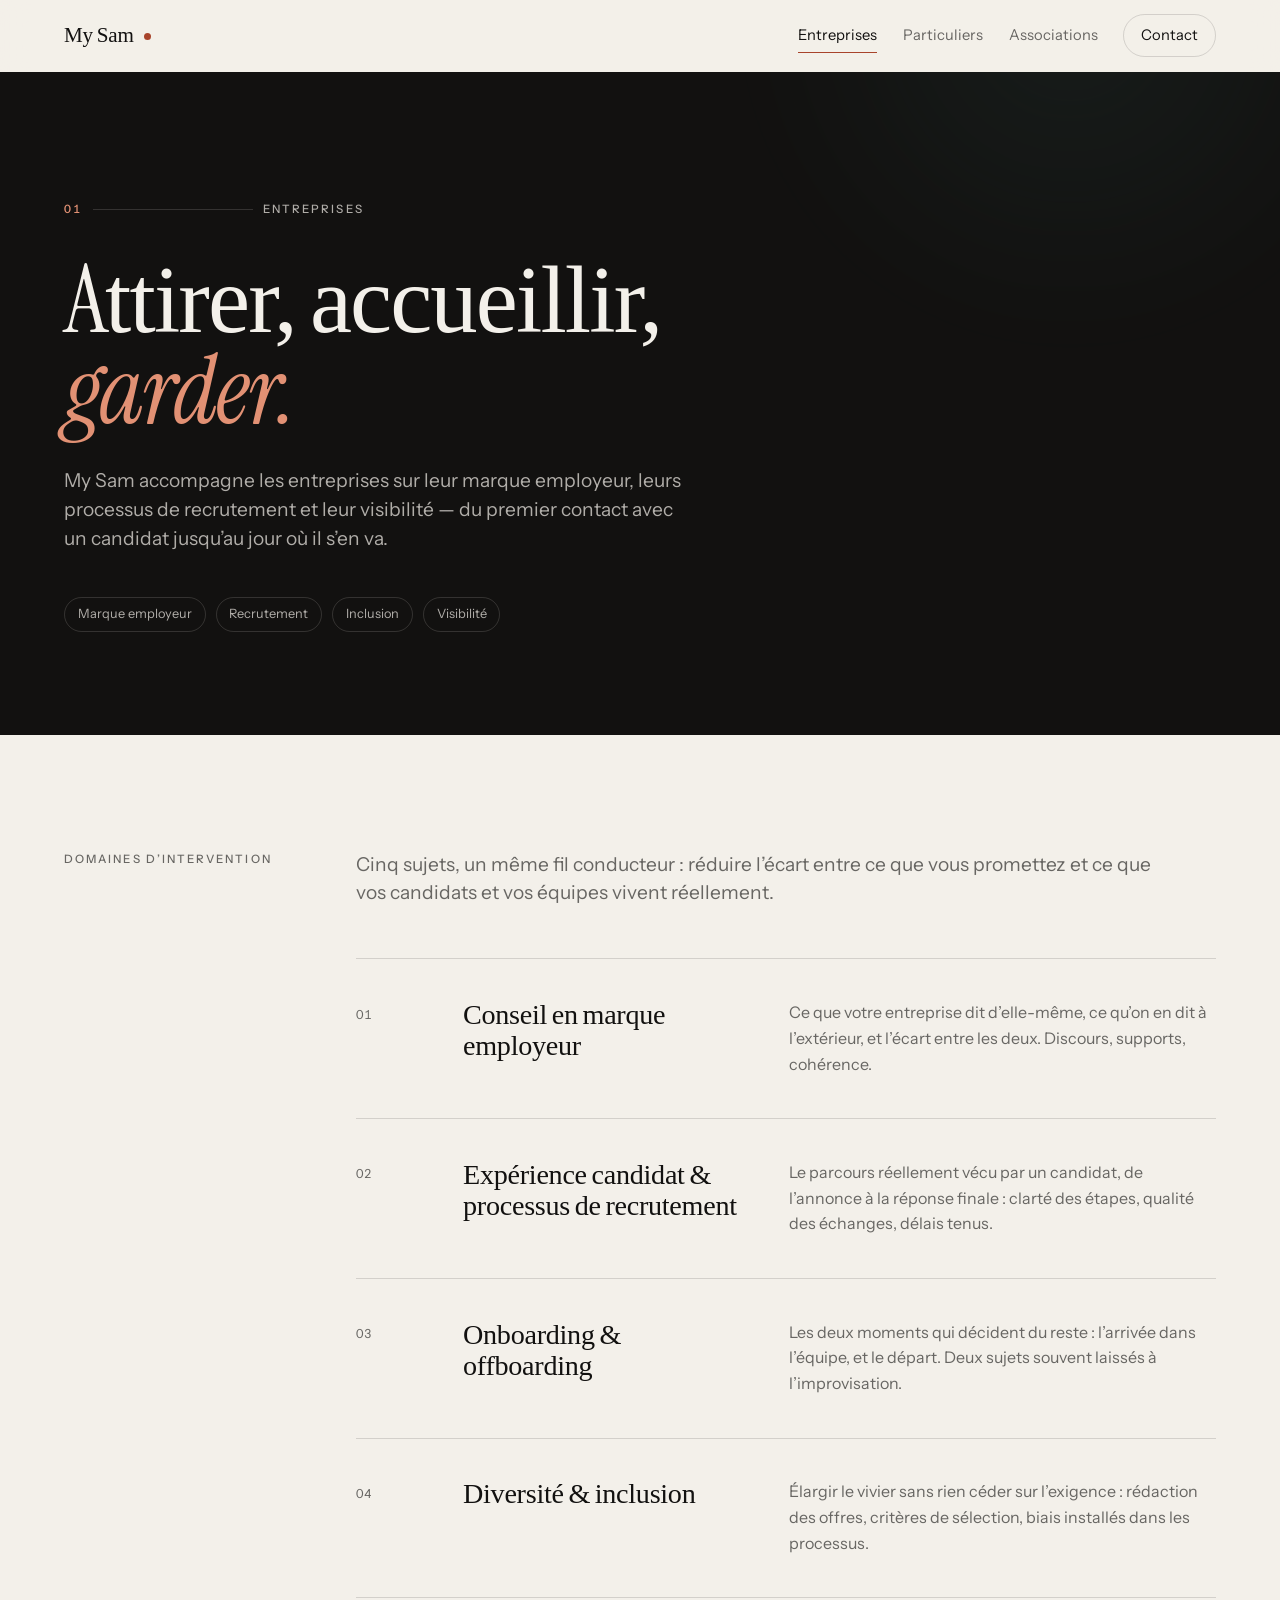
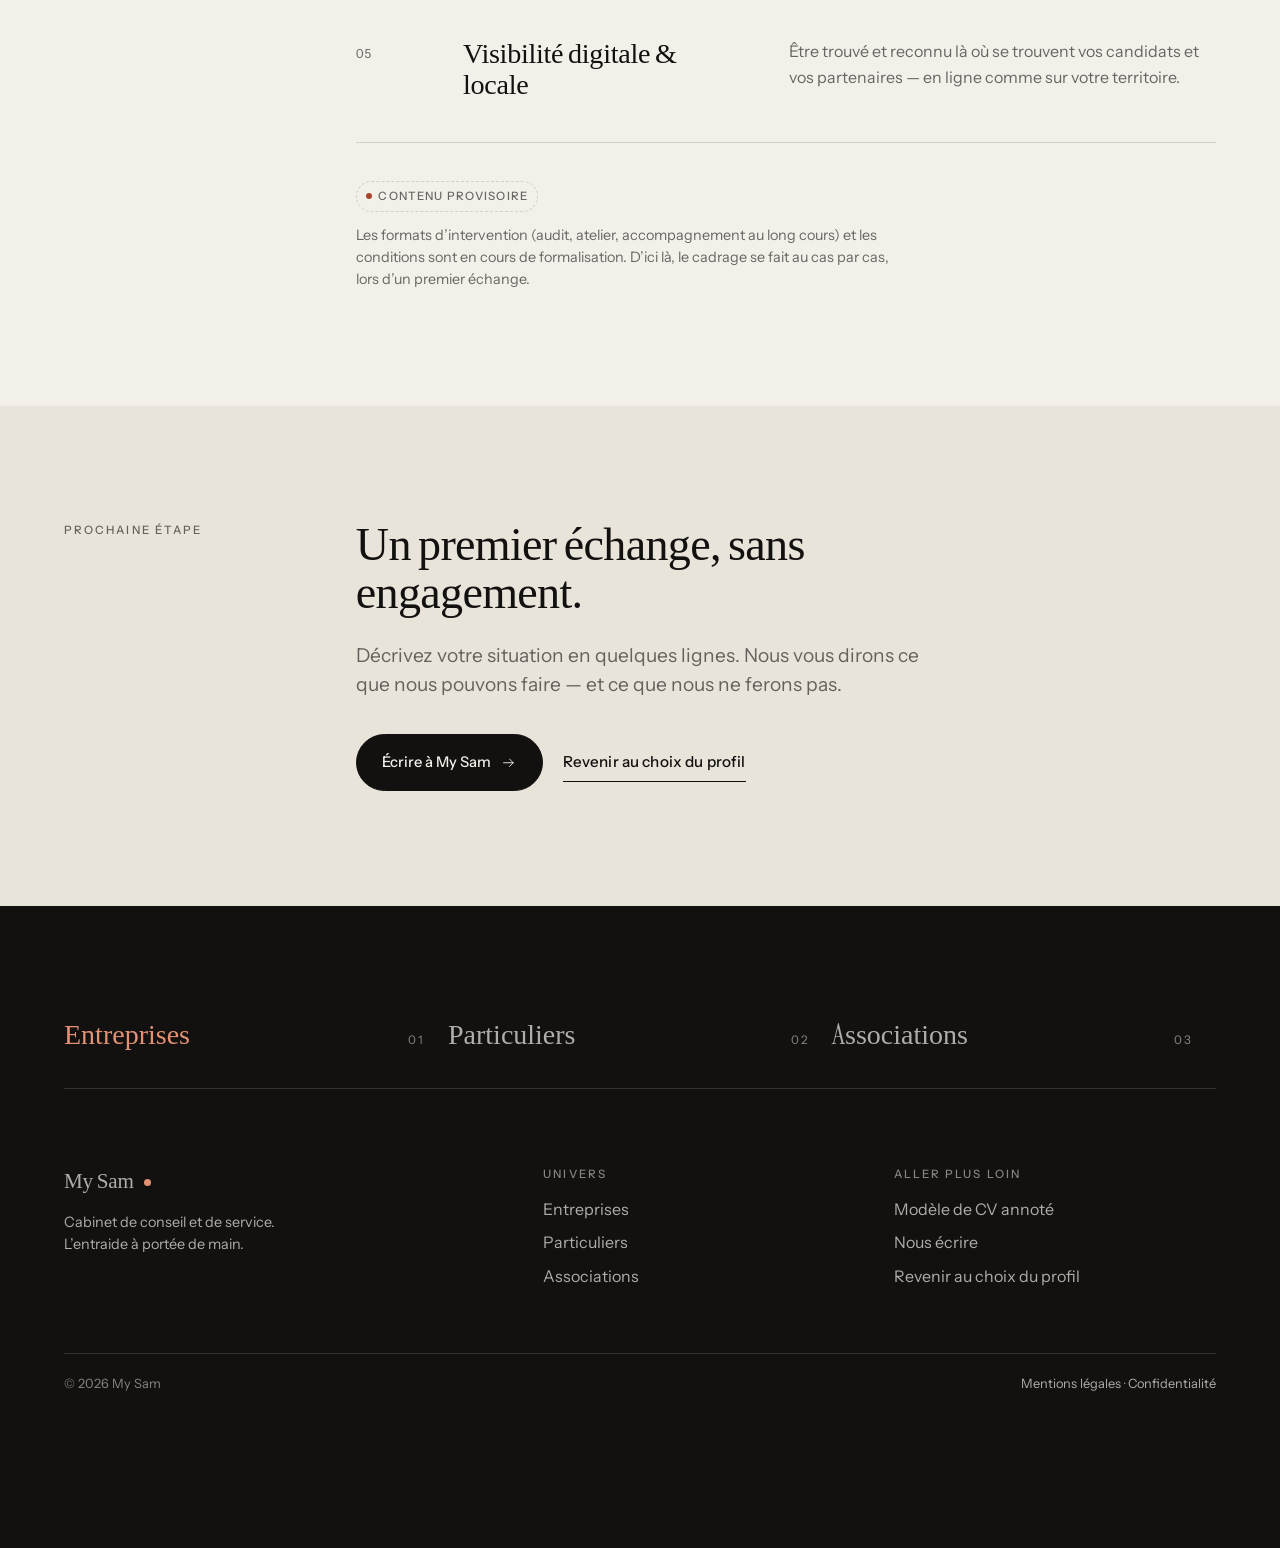
<file: entreprises.html>
<!DOCTYPE html>
<html lang="fr" class="no-js">
<head>
<meta charset="UTF-8" />
<meta name="viewport" content="width=device-width, initial-scale=1, viewport-fit=cover" />
<title>Entreprises — My Sam</title>
<meta name="description" content="Conseil en marque employeur, expérience candidat, onboarding et offboarding, diversité et inclusion, visibilité digitale et locale." />
<meta name="theme-color" content="#121110" />
<meta property="og:type" content="website" />
<meta property="og:title" content="Entreprises — My Sam" />
<meta property="og:description" content="Conseil en marque employeur, expérience candidat, onboarding et offboarding, diversité et inclusion, visibilité digitale et locale." />
<meta property="og:locale" content="fr_FR" />
<link rel="icon" href="data:image/svg+xml,%3Csvg xmlns='http://www.w3.org/2000/svg' viewBox='0 0 32 32'%3E%3Crect width='32' height='32' fill='%23121110'/%3E%3Ccircle cx='16' cy='16' r='6' fill='%23E29174'/%3E%3C/svg%3E" />
<link rel="preload" href="assets/fonts/instrument-sans-latin.woff2" as="font" type="font/woff2" crossorigin />
<link rel="preload" href="assets/fonts/instrument-serif-latin.woff2" as="font" type="font/woff2" crossorigin />
<link rel="stylesheet" href="assets/css/fonts.css" />
<link rel="stylesheet" href="assets/css/base.css" />
<link rel="stylesheet" href="assets/css/page.css" />
<script>document.documentElement.classList.remove('no-js');document.documentElement.classList.add('js');</script>
</head>
<body data-profile="entreprises">
<script>document.body.classList.add('is-entering');</script>

<a class="skip" href="#main">Aller au contenu</a>

<header class="site-head">
  <a class="wordmark" href="index.html" aria-label="My Sam, accueil">My Sam<i aria-hidden="true"></i></a>
  <nav class="site-nav" id="site-menu" aria-label="Navigation principale">
    <a href="entreprises.html" data-profile="entreprises" aria-current="page">Entreprises</a>
    <a href="particuliers.html" data-profile="particuliers">Particuliers</a>
    <a href="associations.html" data-profile="associations">Associations</a>
    <a class="cta" href="contact.html">Contact</a>
    <a class="nav-reset" href="index.html">Changer de profil</a>
  </nav>
  <button class="burger" type="button" aria-expanded="false" aria-controls="site-menu" aria-label="Ouvrir le menu"><span></span></button>
</header>

<main id="main">
  <section class="hero on-ink" style="--tone: var(--tone-entreprises);">
    <div class="hero__halo" aria-hidden="true"></div>
    <div class="shell">
      <p class="eyebrow hero__index"><span>01</span><i aria-hidden="true"></i>Entreprises</p>
      <h1 class="display">Attirer, accueillir,<br /><em>garder.</em></h1>
      <p class="lede">My Sam accompagne les entreprises sur leur marque employeur, leurs processus de recrutement et leur visibilité — du premier contact avec un candidat jusqu’au jour où il s’en va.</p>
      <div class="hero__meta">
        <span class="tag">Marque employeur</span>
        <span class="tag">Recrutement</span>
        <span class="tag">Inclusion</span>
        <span class="tag">Visibilité</span>
      </div>
    </div>
  </section>
  <section class="section">
    <div class="shell spread">
      <p class="eyebrow">Domaines d’intervention</p>
      <div>
        <p class="lede measure" style="margin-bottom:clamp(30px,4vw,54px);">Cinq sujets, un même fil conducteur&nbsp;: réduire l’écart entre ce que vous promettez et ce que vos candidats et vos équipes vivent réellement.</p>
        <div class="offer">
        <article class="offer__item reveal">
          <p class="offer__num" aria-hidden="true">01</p>
          <h3>Conseil en marque employeur</h3>
          <p>Ce que votre entreprise dit d’elle-même, ce qu’on en dit à l’extérieur, et l’écart entre les deux. Discours, supports, cohérence.</p>
        </article>
        <article class="offer__item reveal">
          <p class="offer__num" aria-hidden="true">02</p>
          <h3>Expérience candidat &amp; processus de recrutement</h3>
          <p>Le parcours réellement vécu par un candidat, de l’annonce à la réponse finale&nbsp;: clarté des étapes, qualité des échanges, délais tenus.</p>
        </article>
        <article class="offer__item reveal">
          <p class="offer__num" aria-hidden="true">03</p>
          <h3>Onboarding &amp; offboarding</h3>
          <p>Les deux moments qui décident du reste&nbsp;: l’arrivée dans l’équipe, et le départ. Deux sujets souvent laissés à l’improvisation.</p>
        </article>
        <article class="offer__item reveal">
          <p class="offer__num" aria-hidden="true">04</p>
          <h3>Diversité &amp; inclusion</h3>
          <p>Élargir le vivier sans rien céder sur l’exigence&nbsp;: rédaction des offres, critères de sélection, biais installés dans les processus.</p>
        </article>
        <article class="offer__item reveal">
          <p class="offer__num" aria-hidden="true">05</p>
          <h3>Visibilité digitale &amp; locale</h3>
          <p>Être trouvé et reconnu là où se trouvent vos candidats et vos partenaires — en ligne comme sur votre territoire.</p>
        </article>
        </div>
      <div class="reveal" style="margin-top:clamp(26px,3vw,40px);display:grid;gap:12px;justify-items:start;">
        <span class="provisional">Contenu provisoire</span>
        <p class="note">Les formats d’intervention (audit, atelier, accompagnement au long cours) et les conditions sont en cours de formalisation. D’ici là, le cadrage se fait au cas par cas, lors d’un premier échange.</p>
      </div>
      </div>
    </div>
  </section>
  <section class="section on-paper-2">
    <div class="shell spread">
      <p class="eyebrow">Prochaine étape</p>
      <div class="cta reveal">
        <h2 class="h2">Un premier échange, sans engagement.</h2>
        <p class="lede">Décrivez votre situation en quelques lignes. Nous vous dirons ce que nous pouvons faire — et ce que nous ne ferons pas.</p>
        <div class="cta__actions">
          <a class="btn" href="contact.html">Écrire à My Sam
            <svg class="arw" viewBox="0 0 24 24" fill="none" stroke="currentColor" stroke-width="1.4" aria-hidden="true" style="width:1.05em;height:1.05em;"><path d="M4 12h15M13 6l6 6-6 6" stroke-linecap="round" stroke-linejoin="round"/></svg>
          </a>
          <a class="action" href="index.html">Revenir au choix du profil</a>
        </div>
      </div>
    </div>
  </section>

  <footer class="section section--tight on-ink">
    <div class="shell">
      <nav class="switch" aria-label="Changer d’univers">
        <a class="switch__link" href="entreprises.html" data-profile="entreprises" aria-current="page">Entreprises <small>01</small></a>
        <a class="switch__link" href="particuliers.html" data-profile="particuliers">Particuliers <small>02</small></a>
        <a class="switch__link" href="associations.html" data-profile="associations">Associations <small>03</small></a>
      </nav>

      <div class="site-foot">
        <div class="site-foot__grid">
          <div>
            <a class="wordmark" href="index.html">My Sam<i aria-hidden="true"></i></a>
            <p class="note" style="color:var(--on-ink-soft);margin-top:.8em;max-width:32ch;">
              Cabinet de conseil et de service.<br />L’entraide à portée de main.
            </p>
          </div>
          <div>
            <h4>Univers</h4>
            <ul>
              <li><a href="entreprises.html" data-profile="entreprises">Entreprises</a></li>
              <li><a href="particuliers.html" data-profile="particuliers">Particuliers</a></li>
              <li><a href="associations.html" data-profile="associations">Associations</a></li>
            </ul>
          </div>
          <div>
            <h4>Aller plus loin</h4>
            <ul>
              <li><a href="ressources/modele-cv-annote.html">Modèle de CV annoté</a></li>
              <li><a href="contact.html">Nous écrire</a></li>
              <li><a href="index.html">Revenir au choix du profil</a></li>
            </ul>
          </div>
        </div>
        <div class="site-foot__base">
          <span>© 2026 My&nbsp;Sam</span>
          <span><a href="mentions-legales.html">Mentions légales</a> · <a href="confidentialite.html">Confidentialité</a></span>
        </div>
      </div>
    </div>
  </footer>
</main>

<div class="wipe" aria-hidden="true"></div>

<script src="assets/js/config.js"></script>
<script src="assets/js/site.js"></script>
</body>
</html>
</file>
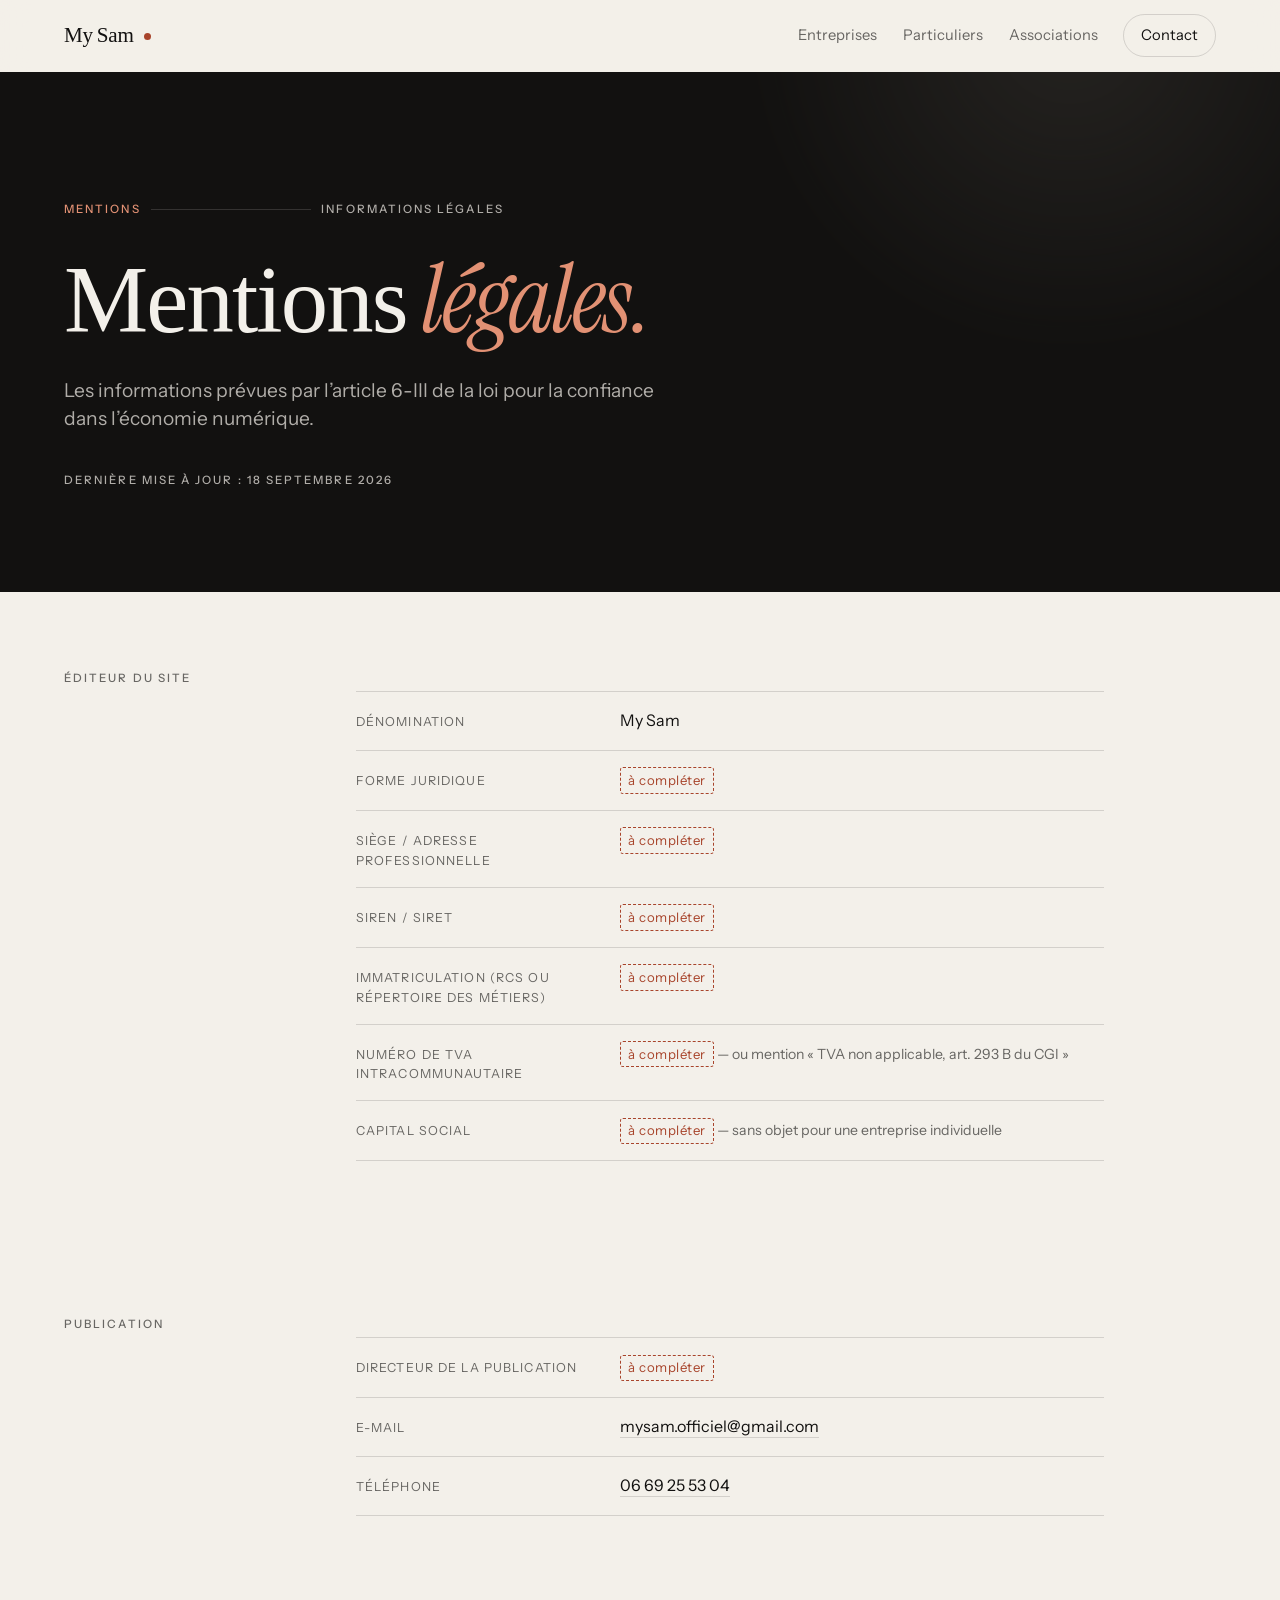
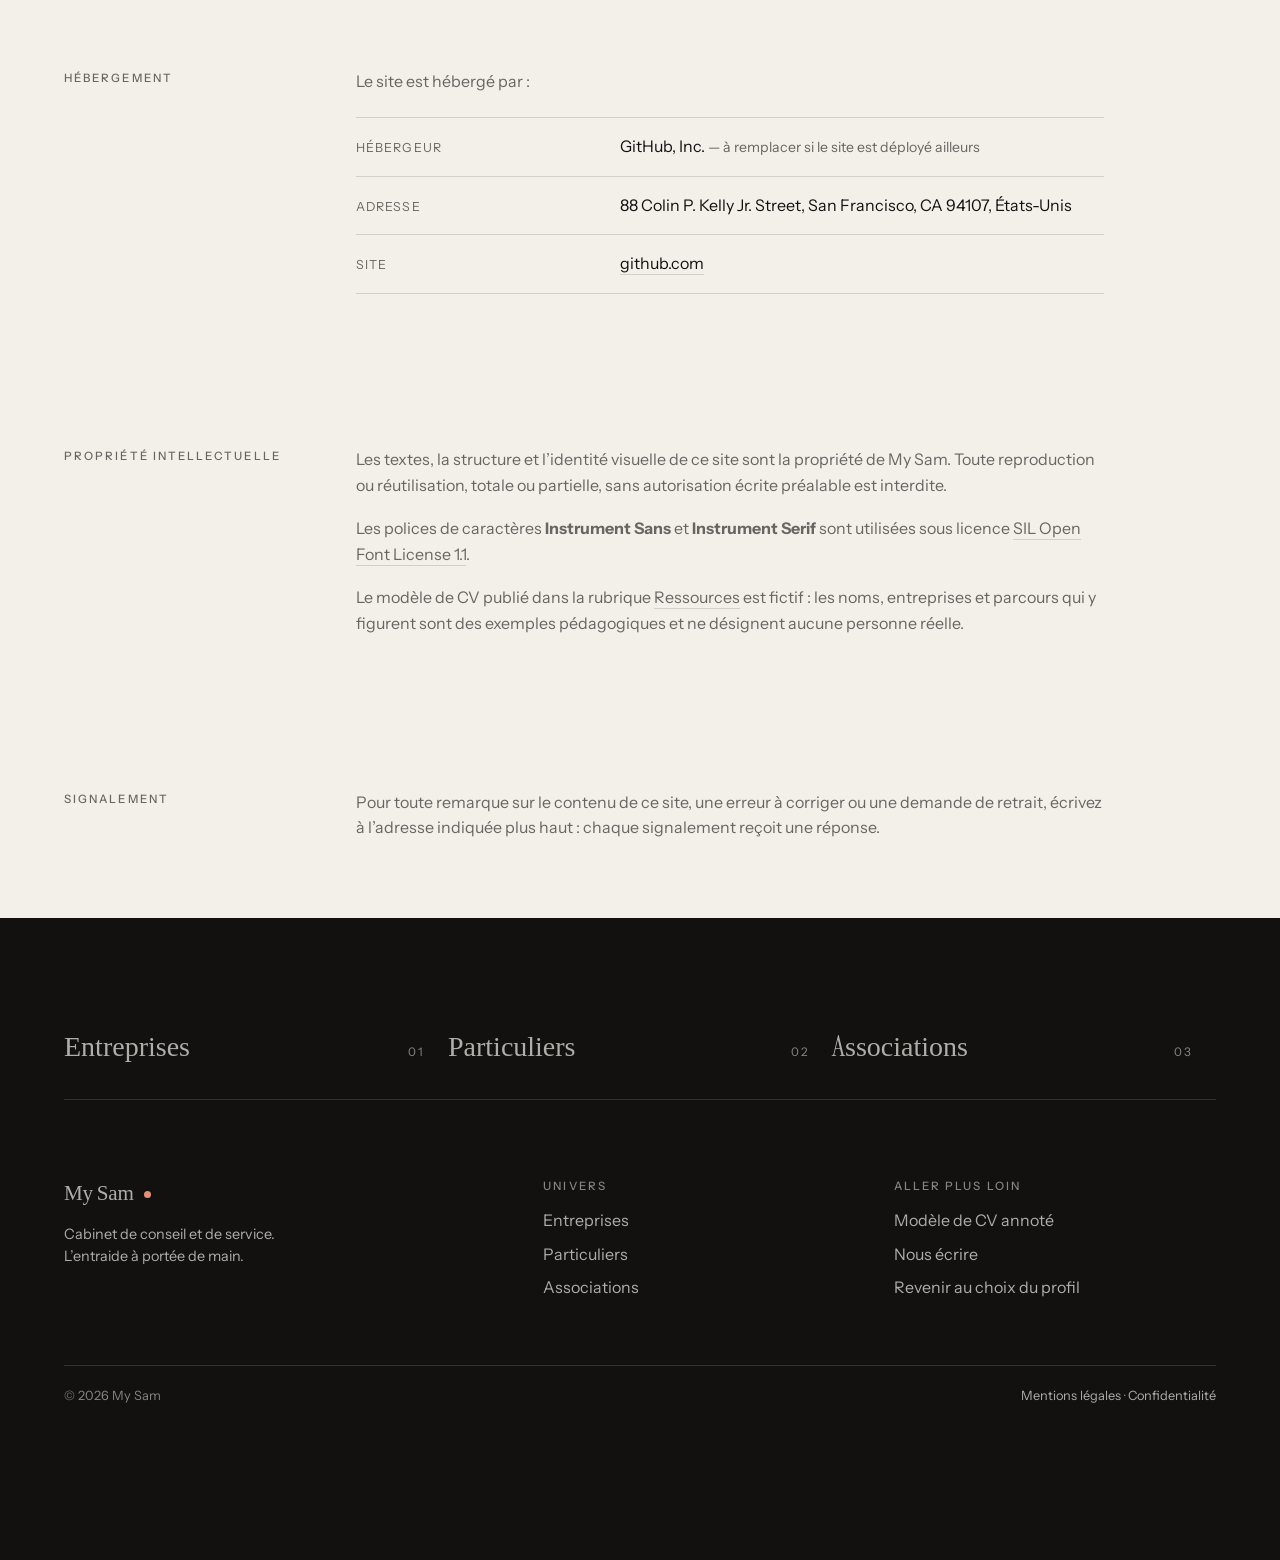
<file: mentions-legales.html>
<!DOCTYPE html>
<html lang="fr" class="no-js">
<head>
<meta charset="UTF-8" />
<meta name="viewport" content="width=device-width, initial-scale=1, viewport-fit=cover" />
<title>Mentions légales — My Sam</title>
<meta name="description" content="Mentions légales du site de My Sam, cabinet de conseil et de service." />
<meta name="robots" content="index, follow" />
<meta name="theme-color" content="#121110" />
<meta property="og:type" content="website" />
<meta property="og:title" content="Mentions légales — My Sam" />
<meta property="og:description" content="Mentions légales du site de My Sam, cabinet de conseil et de service." />
<meta property="og:locale" content="fr_FR" />
<link rel="icon" href="data:image/svg+xml,%3Csvg xmlns='http://www.w3.org/2000/svg' viewBox='0 0 32 32'%3E%3Crect width='32' height='32' fill='%23121110'/%3E%3Ccircle cx='16' cy='16' r='6' fill='%23E29174'/%3E%3C/svg%3E" />
<link rel="preload" href="assets/fonts/instrument-sans-latin.woff2" as="font" type="font/woff2" crossorigin />
<link rel="preload" href="assets/fonts/instrument-serif-latin.woff2" as="font" type="font/woff2" crossorigin />
<link rel="stylesheet" href="assets/css/fonts.css" />
<link rel="stylesheet" href="assets/css/base.css" />
<link rel="stylesheet" href="assets/css/page.css" />
<script>document.documentElement.classList.remove('no-js');document.documentElement.classList.add('js');</script>
</head>
<body>
<script>document.body.classList.add('is-entering');</script>

<a class="skip" href="#main">Aller au contenu</a>

<header class="site-head">
  <a class="wordmark" href="index.html" aria-label="My Sam, accueil">My Sam<i aria-hidden="true"></i></a>
  <nav class="site-nav" id="site-menu" aria-label="Navigation principale">
    <a href="entreprises.html" data-profile="entreprises">Entreprises</a>
    <a href="particuliers.html" data-profile="particuliers">Particuliers</a>
    <a href="associations.html" data-profile="associations">Associations</a>
    <a class="cta" href="contact.html">Contact</a>
    <a class="nav-reset" href="index.html">Changer de profil</a>
  </nav>
  <button class="burger" type="button" aria-expanded="false" aria-controls="site-menu" aria-label="Ouvrir le menu"><span></span></button>
</header>

<main id="main">

  <section class="hero on-ink" style="--tone: var(--tone-neutre);">
    <div class="hero__halo" aria-hidden="true"></div>
    <div class="shell">
      <p class="eyebrow hero__index"><span>Mentions</span><i aria-hidden="true"></i>Informations légales</p>
      <h1 class="display">Mentions <em>légales.</em></h1>
      <p class="lede">Les informations prévues par l’article 6-III de la loi pour la confiance dans l’économie numérique.</p>
      <p class="eyebrow" style="margin-top:clamp(24px,3vw,38px);">Dernière mise à jour&nbsp;: 18 septembre 2026</p>
    </div>
  </section>

  <section class="section section--tight">
    <div class="shell spread">
      <p class="eyebrow">Éditeur du site</p>
      <div class="legal reveal">
        <dl class="legal__dl">
          <div><dt>Dénomination</dt><dd>My Sam</dd></div>
          <div><dt>Forme juridique</dt><dd><span class="todo-inline">à compléter</span></dd></div>
          <div><dt>Siège / adresse professionnelle</dt><dd><span class="todo-inline">à compléter</span></dd></div>
          <div><dt>SIREN / SIRET</dt><dd><span class="todo-inline">à compléter</span></dd></div>
          <div><dt>Immatriculation (RCS ou répertoire des métiers)</dt><dd><span class="todo-inline">à compléter</span></dd></div>
          <div><dt>Numéro de TVA intracommunautaire</dt><dd><span class="todo-inline">à compléter</span> <span class="legal__hint">— ou mention «&nbsp;TVA non applicable, art. 293 B du CGI&nbsp;»</span></dd></div>
          <div><dt>Capital social</dt><dd><span class="todo-inline">à compléter</span> <span class="legal__hint">— sans objet pour une entreprise individuelle</span></dd></div>
        </dl>
      </div>
    </div>
  </section>

  <section class="section section--tight">
    <div class="shell spread">
      <p class="eyebrow">Publication</p>
      <div class="legal reveal">
        <dl class="legal__dl">
          <div><dt>Directeur de la publication</dt><dd><span class="todo-inline">à compléter</span></dd></div>
          <div><dt>E-mail</dt><dd data-coord="email"></dd></div>
          <div><dt>Téléphone</dt><dd data-coord="phone"></dd></div>
        </dl>
        <noscript><p class="note">E-mail&nbsp;: <a href="mailto:mysam.officiel@gmail.com">mysam.officiel@gmail.com</a> — Téléphone&nbsp;: <a href="tel:0669255304">06 69 25 53 04</a></p></noscript>
      </div>
    </div>
  </section>

  <section class="section section--tight">
    <div class="shell spread">
      <p class="eyebrow">Hébergement</p>
      <div class="legal reveal">
        <p>Le site est hébergé par&nbsp;:</p>
        <dl class="legal__dl">
          <div><dt>Hébergeur</dt><dd>GitHub,&nbsp;Inc. <span class="legal__hint">— à remplacer si le site est déployé ailleurs</span></dd></div>
          <div><dt>Adresse</dt><dd>88 Colin P. Kelly Jr. Street, San Francisco, CA 94107, États-Unis</dd></div>
          <div><dt>Site</dt><dd><a href="https://github.com" target="_blank" rel="noopener" data-no-transition="true">github.com</a></dd></div>
        </dl>
      </div>
    </div>
  </section>

  <section class="section section--tight">
    <div class="shell spread">
      <p class="eyebrow">Propriété intellectuelle</p>
      <div class="legal reveal">
        <p>Les textes, la structure et l’identité visuelle de ce site sont la propriété de My Sam. Toute reproduction ou réutilisation, totale ou partielle, sans autorisation écrite préalable est interdite.</p>
        <p>Les polices de caractères <b>Instrument Sans</b> et <b>Instrument Serif</b> sont utilisées sous licence <a href="https://openfontlicense.org" target="_blank" rel="noopener" data-no-transition="true">SIL Open Font License 1.1</a>.</p>
        <p>Le modèle de CV publié dans la rubrique <a href="ressources/modele-cv-annote.html">Ressources</a> est fictif&nbsp;: les noms, entreprises et parcours qui y figurent sont des exemples pédagogiques et ne désignent aucune personne réelle.</p>
      </div>
    </div>
  </section>

  <section class="section section--tight">
    <div class="shell spread">
      <p class="eyebrow">Signalement</p>
      <div class="legal reveal">
        <p>Pour toute remarque sur le contenu de ce site, une erreur à corriger ou une demande de retrait, écrivez à l’adresse indiquée plus haut&nbsp;: chaque signalement reçoit une réponse.</p>
      </div>
    </div>
  </section>

  <footer class="section section--tight on-ink">
    <div class="shell">
      <nav class="switch" aria-label="Changer d’univers">
        <a class="switch__link" href="entreprises.html" data-profile="entreprises">Entreprises <small>01</small></a>
        <a class="switch__link" href="particuliers.html" data-profile="particuliers">Particuliers <small>02</small></a>
        <a class="switch__link" href="associations.html" data-profile="associations">Associations <small>03</small></a>
      </nav>

      <div class="site-foot">
        <div class="site-foot__grid">
          <div>
            <a class="wordmark" href="index.html">My Sam<i aria-hidden="true"></i></a>
            <p class="note" style="color:var(--on-ink-soft);margin-top:.8em;max-width:32ch;">
              Cabinet de conseil et de service.<br />L’entraide à portée de main.
            </p>
          </div>
          <div>
            <h4>Univers</h4>
            <ul>
              <li><a href="entreprises.html" data-profile="entreprises">Entreprises</a></li>
              <li><a href="particuliers.html" data-profile="particuliers">Particuliers</a></li>
              <li><a href="associations.html" data-profile="associations">Associations</a></li>
            </ul>
          </div>
          <div>
            <h4>Aller plus loin</h4>
            <ul>
              <li><a href="ressources/modele-cv-annote.html">Modèle de CV annoté</a></li>
              <li><a href="contact.html">Nous écrire</a></li>
              <li><a href="index.html">Revenir au choix du profil</a></li>
            </ul>
          </div>
        </div>
        <div class="site-foot__base">
          <span>© 2026 My&nbsp;Sam</span>
          <span><a href="mentions-legales.html">Mentions légales</a> · <a href="confidentialite.html">Confidentialité</a></span>
        </div>
      </div>
    </div>
  </footer>
</main>

<div class="wipe" aria-hidden="true"></div>

<script src="assets/js/config.js"></script>
<script src="assets/js/site.js"></script>
</body>
</html>
</file>
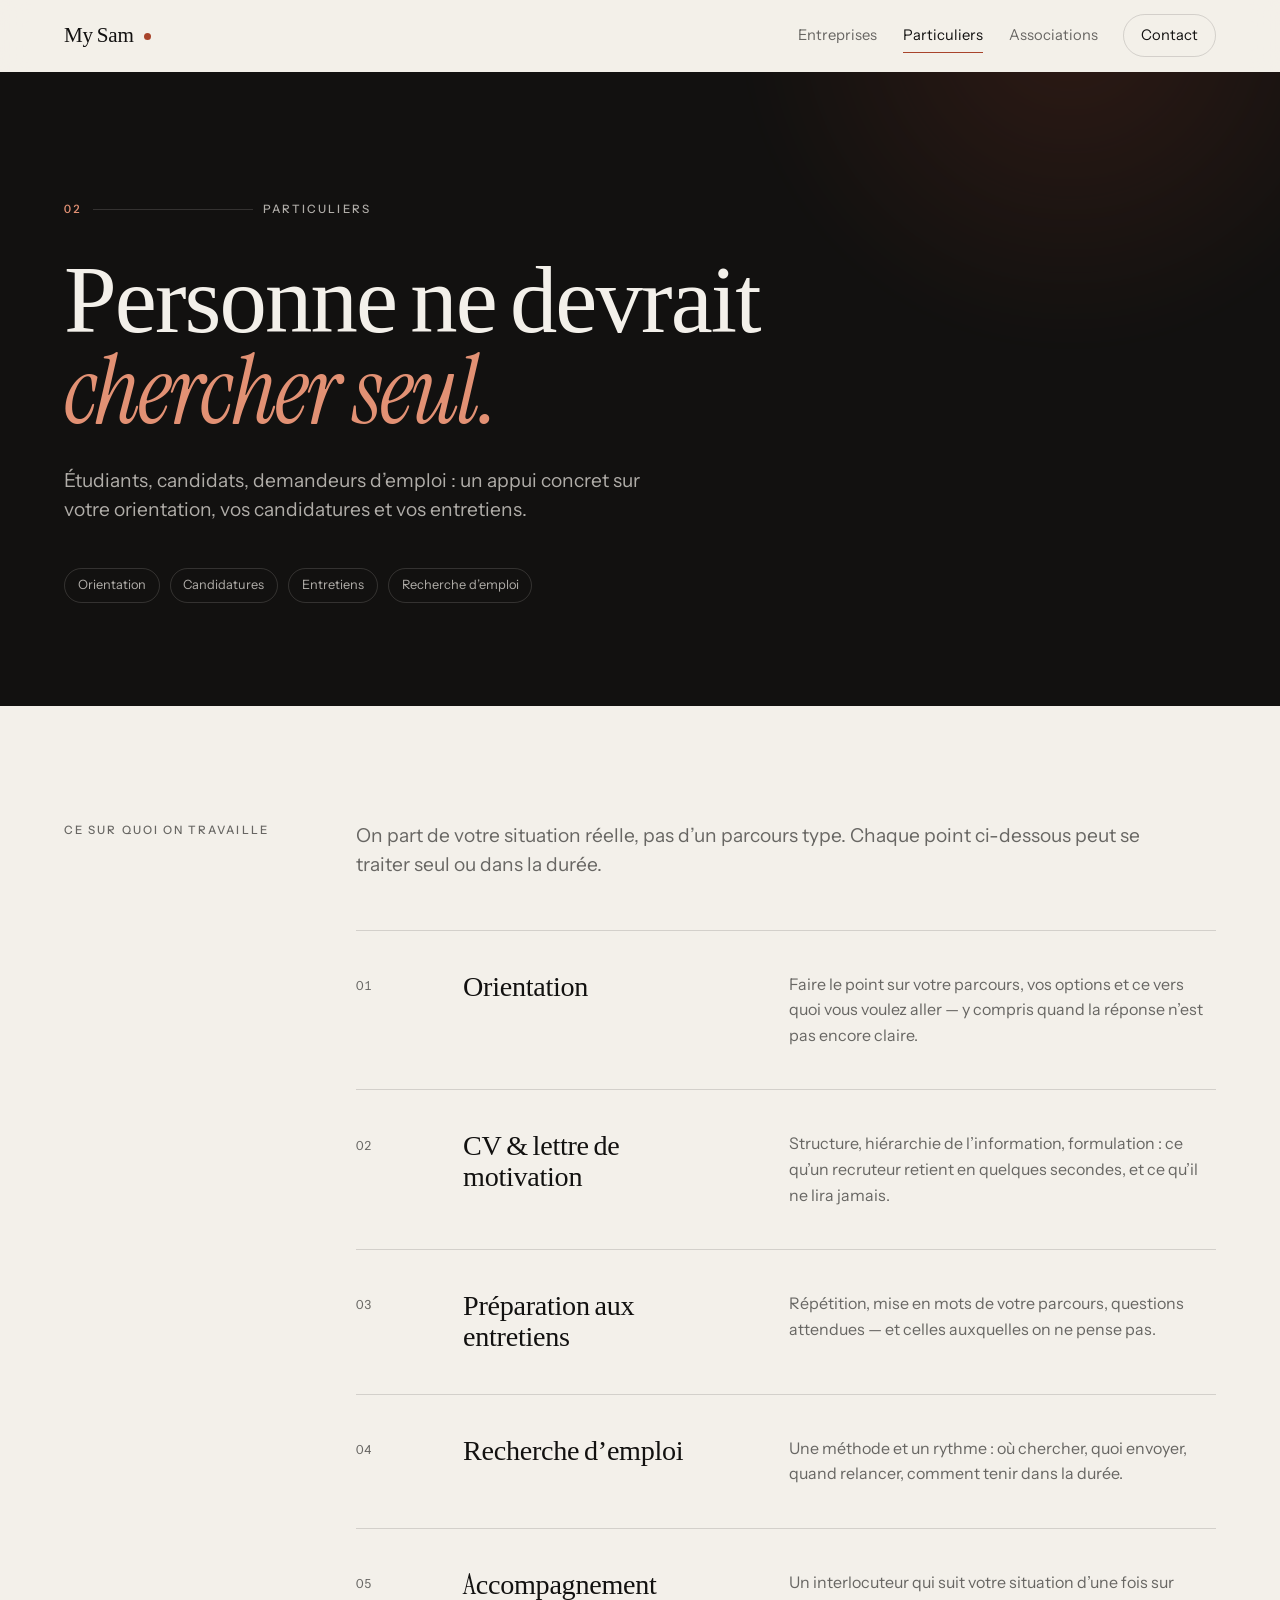
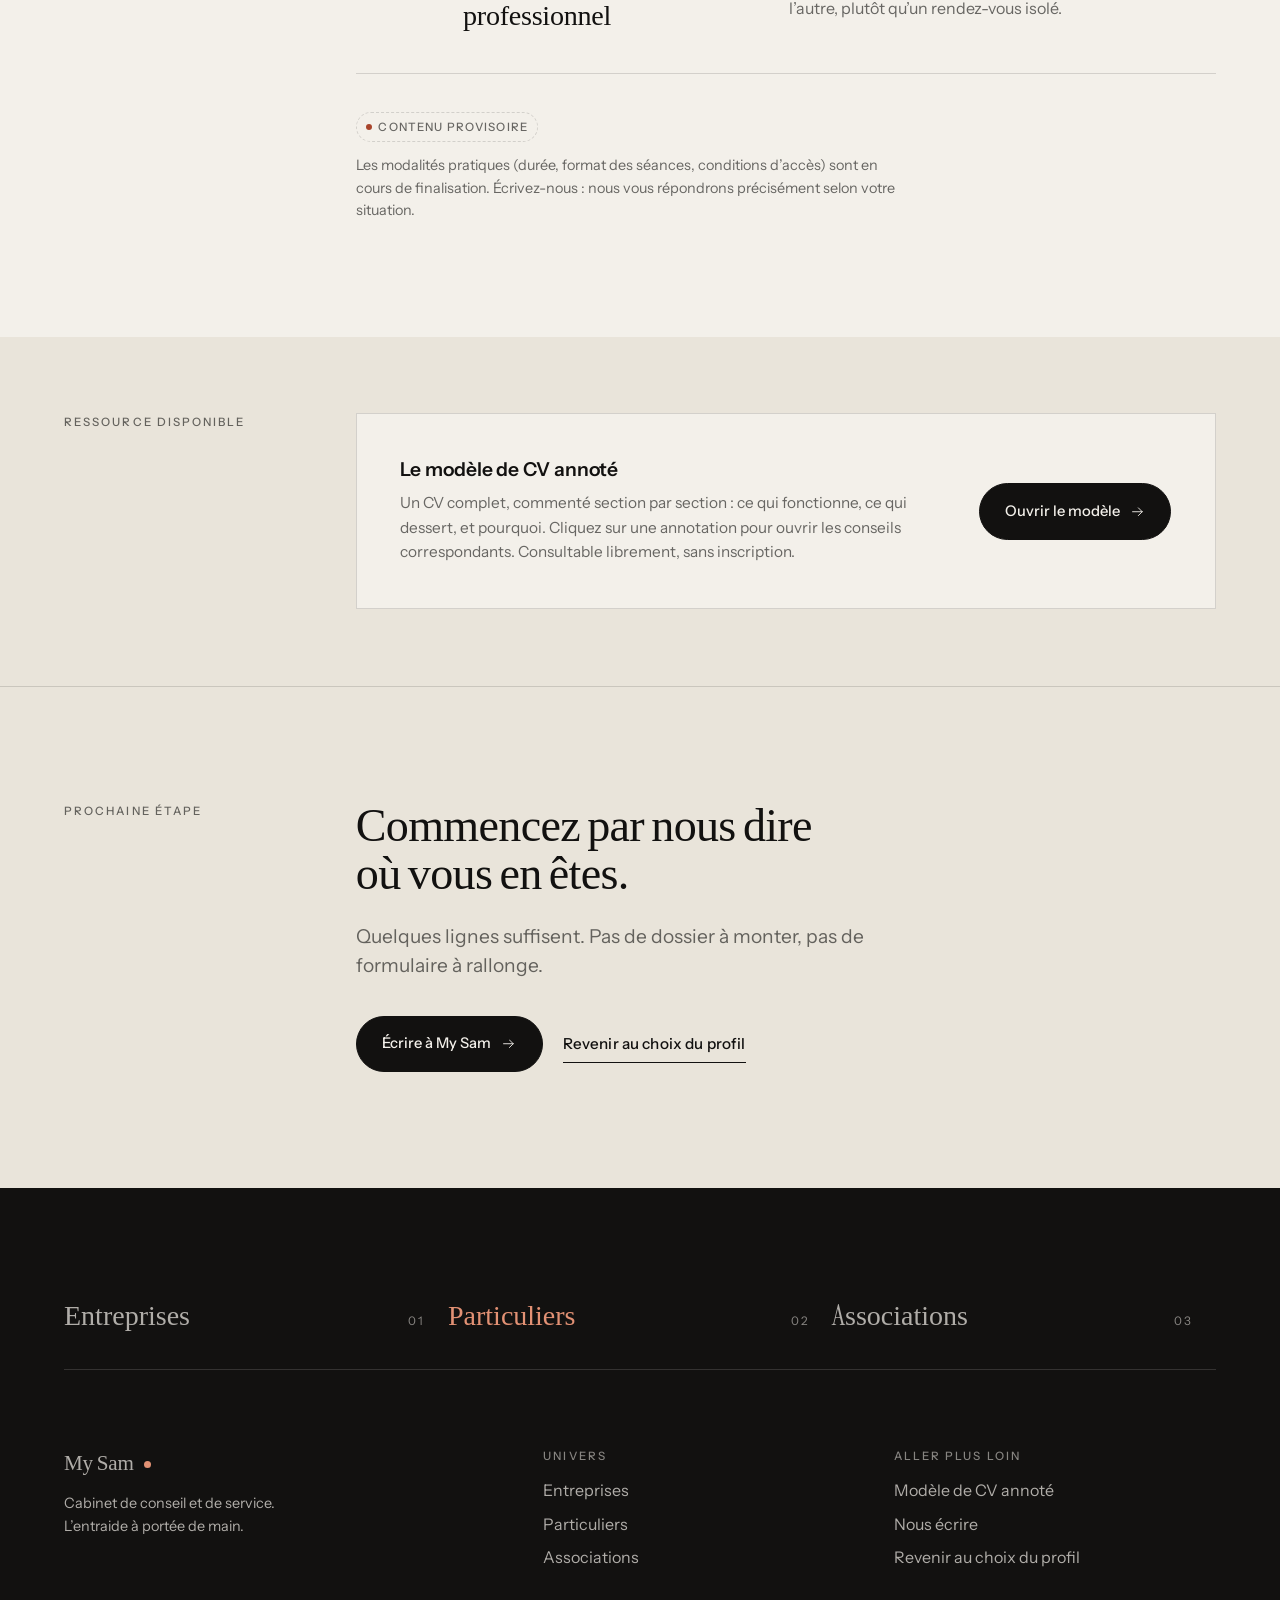
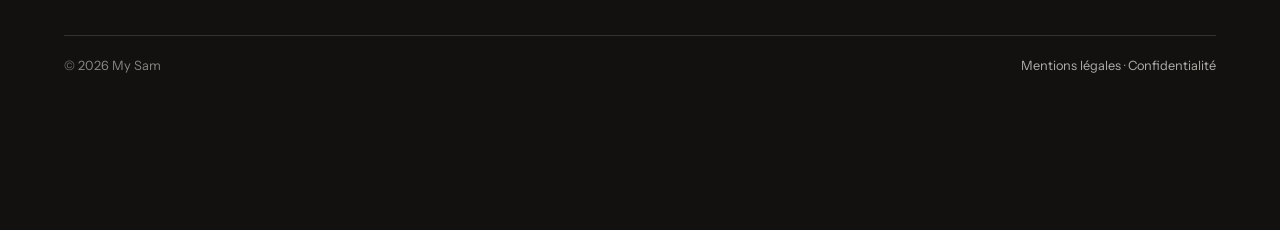
<file: particuliers.html>
<!DOCTYPE html>
<html lang="fr" class="no-js">
<head>
<meta charset="UTF-8" />
<meta name="viewport" content="width=device-width, initial-scale=1, viewport-fit=cover" />
<title>Particuliers — My Sam</title>
<meta name="description" content="Étudiants, candidats et demandeurs d’emploi : orientation, CV et lettre de motivation, préparation aux entretiens, appui à la recherche d’emploi." />
<meta name="theme-color" content="#121110" />
<meta property="og:type" content="website" />
<meta property="og:title" content="Particuliers — My Sam" />
<meta property="og:description" content="Étudiants, candidats et demandeurs d’emploi : orientation, CV et lettre de motivation, préparation aux entretiens, appui à la recherche d’emploi." />
<meta property="og:locale" content="fr_FR" />
<link rel="icon" href="data:image/svg+xml,%3Csvg xmlns='http://www.w3.org/2000/svg' viewBox='0 0 32 32'%3E%3Crect width='32' height='32' fill='%23121110'/%3E%3Ccircle cx='16' cy='16' r='6' fill='%23E29174'/%3E%3C/svg%3E" />
<link rel="preload" href="assets/fonts/instrument-sans-latin.woff2" as="font" type="font/woff2" crossorigin />
<link rel="preload" href="assets/fonts/instrument-serif-latin.woff2" as="font" type="font/woff2" crossorigin />
<link rel="stylesheet" href="assets/css/fonts.css" />
<link rel="stylesheet" href="assets/css/base.css" />
<link rel="stylesheet" href="assets/css/page.css" />
<script>document.documentElement.classList.remove('no-js');document.documentElement.classList.add('js');</script>
</head>
<body data-profile="particuliers">
<script>document.body.classList.add('is-entering');</script>

<a class="skip" href="#main">Aller au contenu</a>

<header class="site-head">
  <a class="wordmark" href="index.html" aria-label="My Sam, accueil">My Sam<i aria-hidden="true"></i></a>
  <nav class="site-nav" id="site-menu" aria-label="Navigation principale">
    <a href="entreprises.html" data-profile="entreprises">Entreprises</a>
    <a href="particuliers.html" data-profile="particuliers" aria-current="page">Particuliers</a>
    <a href="associations.html" data-profile="associations">Associations</a>
    <a class="cta" href="contact.html">Contact</a>
    <a class="nav-reset" href="index.html">Changer de profil</a>
  </nav>
  <button class="burger" type="button" aria-expanded="false" aria-controls="site-menu" aria-label="Ouvrir le menu"><span></span></button>
</header>

<main id="main">
  <section class="hero on-ink" style="--tone: var(--tone-particuliers);">
    <div class="hero__halo" aria-hidden="true"></div>
    <div class="shell">
      <p class="eyebrow hero__index"><span>02</span><i aria-hidden="true"></i>Particuliers</p>
      <h1 class="display">Personne ne devrait<br /><em>chercher seul.</em></h1>
      <p class="lede">Étudiants, candidats, demandeurs d’emploi&nbsp;: un appui concret sur votre orientation, vos candidatures et vos entretiens.</p>
      <div class="hero__meta">
        <span class="tag">Orientation</span>
        <span class="tag">Candidatures</span>
        <span class="tag">Entretiens</span>
        <span class="tag">Recherche d’emploi</span>
      </div>
    </div>
  </section>
  <section class="section">
    <div class="shell spread">
      <p class="eyebrow">Ce sur quoi on travaille</p>
      <div>
        <p class="lede measure" style="margin-bottom:clamp(30px,4vw,54px);">On part de votre situation réelle, pas d’un parcours type. Chaque point ci-dessous peut se traiter seul ou dans la durée.</p>
        <div class="offer">
        <article class="offer__item reveal">
          <p class="offer__num" aria-hidden="true">01</p>
          <h3>Orientation</h3>
          <p>Faire le point sur votre parcours, vos options et ce vers quoi vous voulez aller — y compris quand la réponse n’est pas encore claire.</p>
        </article>
        <article class="offer__item reveal">
          <p class="offer__num" aria-hidden="true">02</p>
          <h3>CV &amp; lettre de motivation</h3>
          <p>Structure, hiérarchie de l’information, formulation&nbsp;: ce qu’un recruteur retient en quelques secondes, et ce qu’il ne lira jamais.</p>
        </article>
        <article class="offer__item reveal">
          <p class="offer__num" aria-hidden="true">03</p>
          <h3>Préparation aux entretiens</h3>
          <p>Répétition, mise en mots de votre parcours, questions attendues — et celles auxquelles on ne pense pas.</p>
        </article>
        <article class="offer__item reveal">
          <p class="offer__num" aria-hidden="true">04</p>
          <h3>Recherche d’emploi</h3>
          <p>Une méthode et un rythme&nbsp;: où chercher, quoi envoyer, quand relancer, comment tenir dans la durée.</p>
        </article>
        <article class="offer__item reveal">
          <p class="offer__num" aria-hidden="true">05</p>
          <h3>Accompagnement professionnel</h3>
          <p>Un interlocuteur qui suit votre situation d’une fois sur l’autre, plutôt qu’un rendez-vous isolé.</p>
        </article>
        </div>
      <div class="reveal" style="margin-top:clamp(26px,3vw,40px);display:grid;gap:12px;justify-items:start;">
        <span class="provisional">Contenu provisoire</span>
        <p class="note">Les modalités pratiques (durée, format des séances, conditions d’accès) sont en cours de finalisation. Écrivez-nous&nbsp;: nous vous répondrons précisément selon votre situation.</p>
      </div>
      </div>
    </div>
  </section>
  <section class="section section--tight on-paper-2">
    <div class="shell spread">
      <p class="eyebrow">Ressource disponible</p>
      <div class="resource reveal">
        <div>
          <h3 class="h3">Le modèle de CV annoté</h3>
          <p>Un CV complet, commenté section par section&nbsp;: ce qui fonctionne, ce qui dessert, et pourquoi. Cliquez sur une annotation pour ouvrir les conseils correspondants. Consultable librement, sans inscription.</p>
        </div>
        <a class="btn" href="ressources/modele-cv-annote.html">Ouvrir le modèle
          <svg class="arw" viewBox="0 0 24 24" fill="none" stroke="currentColor" stroke-width="1.4" aria-hidden="true" style="width:1.05em;height:1.05em;"><path d="M4 12h15M13 6l6 6-6 6" stroke-linecap="round" stroke-linejoin="round"/></svg>
        </a>
      </div>
    </div>
  </section>
  <section class="section on-paper-2">
    <div class="shell spread">
      <p class="eyebrow">Prochaine étape</p>
      <div class="cta reveal">
        <h2 class="h2">Commencez par nous dire où vous en êtes.</h2>
        <p class="lede">Quelques lignes suffisent. Pas de dossier à monter, pas de formulaire à rallonge.</p>
        <div class="cta__actions">
          <a class="btn" href="contact.html">Écrire à My Sam
            <svg class="arw" viewBox="0 0 24 24" fill="none" stroke="currentColor" stroke-width="1.4" aria-hidden="true" style="width:1.05em;height:1.05em;"><path d="M4 12h15M13 6l6 6-6 6" stroke-linecap="round" stroke-linejoin="round"/></svg>
          </a>
          <a class="action" href="index.html">Revenir au choix du profil</a>
        </div>
      </div>
    </div>
  </section>

  <footer class="section section--tight on-ink">
    <div class="shell">
      <nav class="switch" aria-label="Changer d’univers">
        <a class="switch__link" href="entreprises.html" data-profile="entreprises">Entreprises <small>01</small></a>
        <a class="switch__link" href="particuliers.html" data-profile="particuliers" aria-current="page">Particuliers <small>02</small></a>
        <a class="switch__link" href="associations.html" data-profile="associations">Associations <small>03</small></a>
      </nav>

      <div class="site-foot">
        <div class="site-foot__grid">
          <div>
            <a class="wordmark" href="index.html">My Sam<i aria-hidden="true"></i></a>
            <p class="note" style="color:var(--on-ink-soft);margin-top:.8em;max-width:32ch;">
              Cabinet de conseil et de service.<br />L’entraide à portée de main.
            </p>
          </div>
          <div>
            <h4>Univers</h4>
            <ul>
              <li><a href="entreprises.html" data-profile="entreprises">Entreprises</a></li>
              <li><a href="particuliers.html" data-profile="particuliers">Particuliers</a></li>
              <li><a href="associations.html" data-profile="associations">Associations</a></li>
            </ul>
          </div>
          <div>
            <h4>Aller plus loin</h4>
            <ul>
              <li><a href="ressources/modele-cv-annote.html">Modèle de CV annoté</a></li>
              <li><a href="contact.html">Nous écrire</a></li>
              <li><a href="index.html">Revenir au choix du profil</a></li>
            </ul>
          </div>
        </div>
        <div class="site-foot__base">
          <span>© 2026 My&nbsp;Sam</span>
          <span><a href="mentions-legales.html">Mentions légales</a> · <a href="confidentialite.html">Confidentialité</a></span>
        </div>
      </div>
    </div>
  </footer>
</main>

<div class="wipe" aria-hidden="true"></div>

<script src="assets/js/config.js"></script>
<script src="assets/js/site.js"></script>
</body>
</html>
</file>
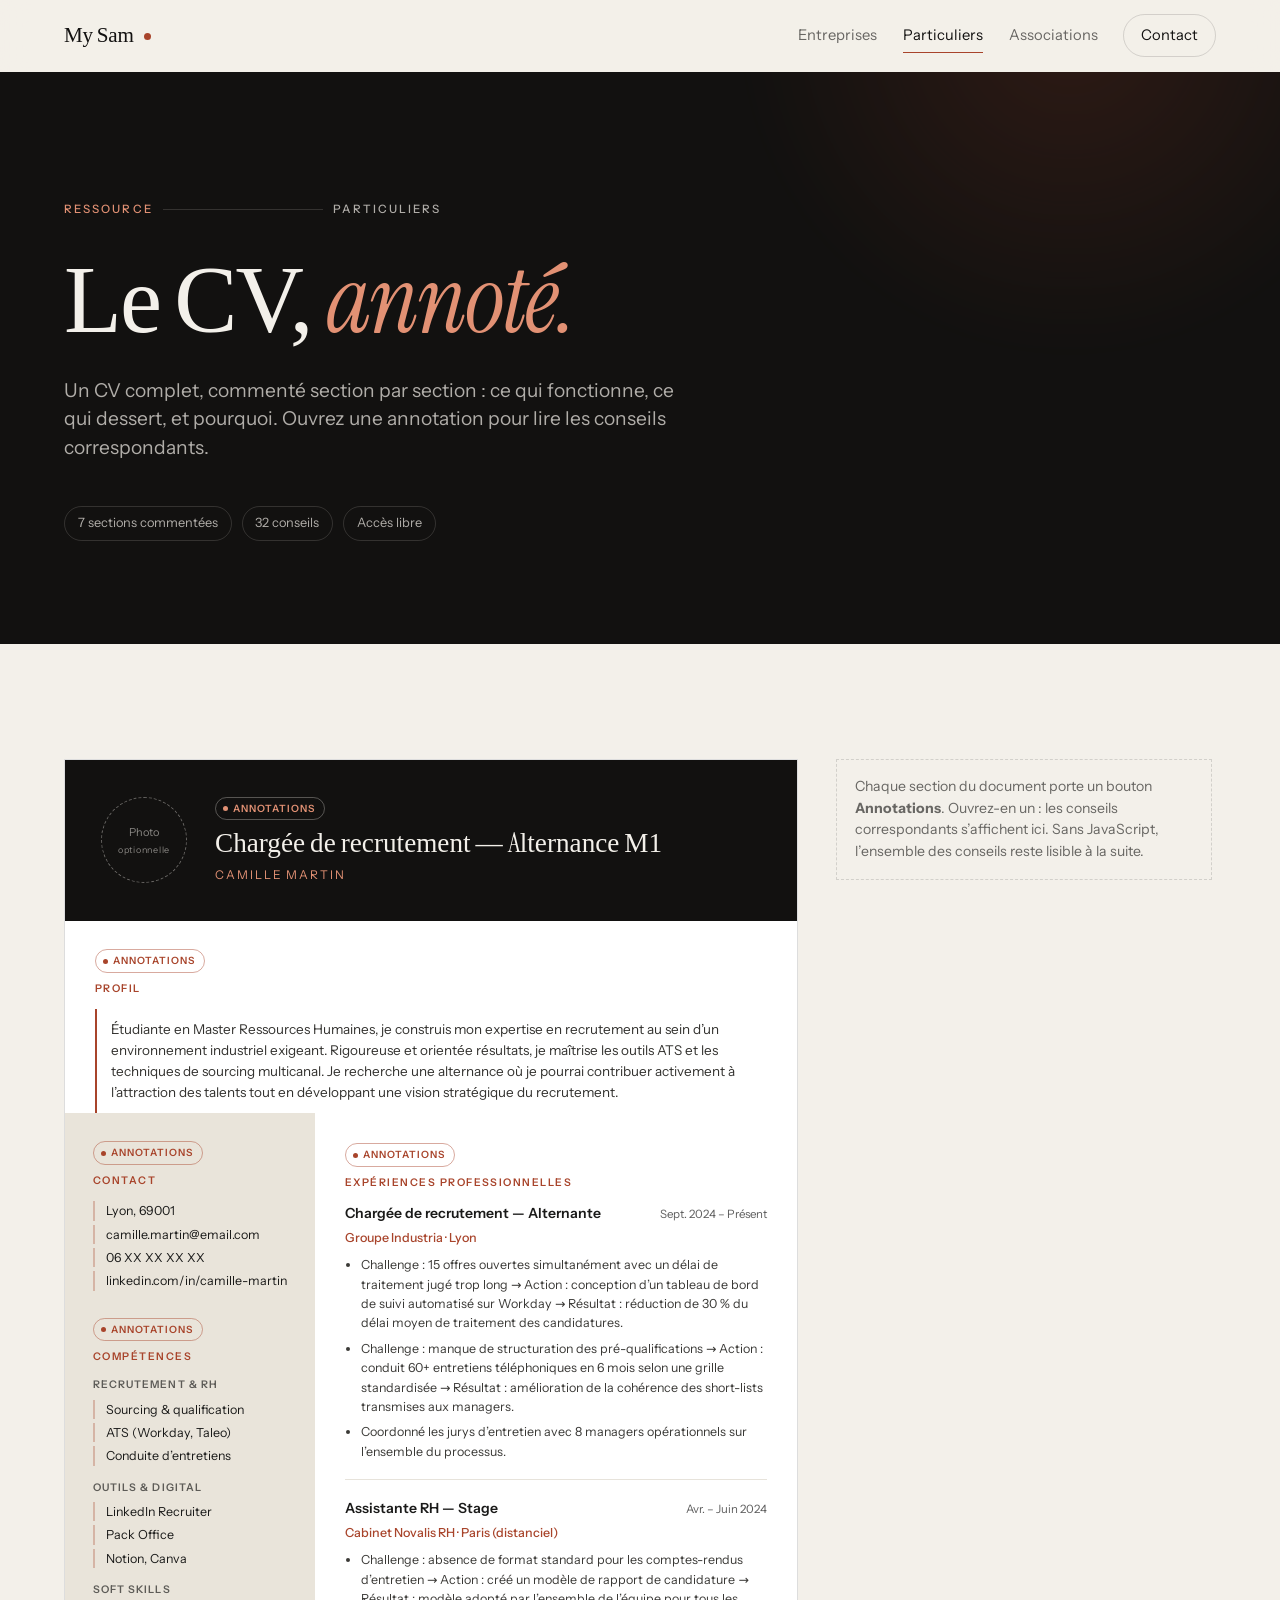
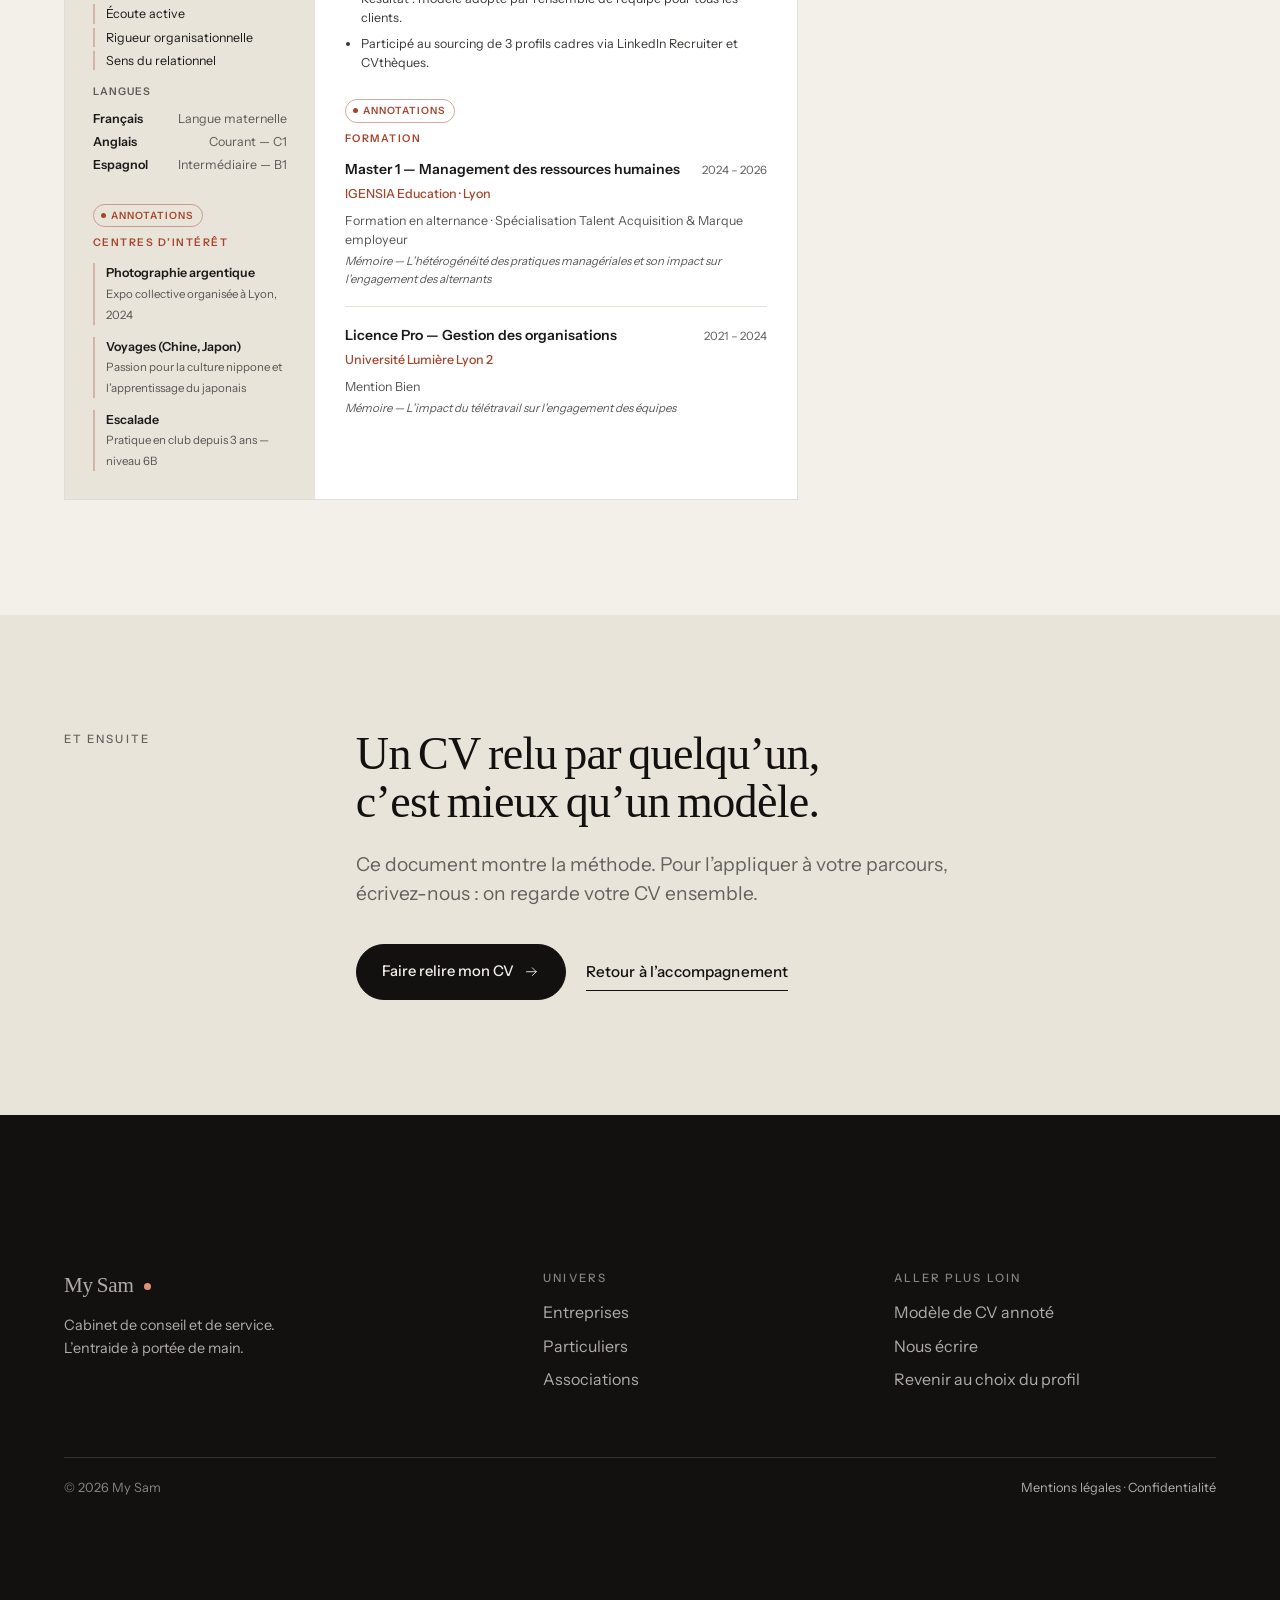
<file: ressources/modele-cv-annote.html>
<!DOCTYPE html>
<html lang="fr" class="no-js">
<head>
<meta charset="UTF-8" />
<meta name="viewport" content="width=device-width, initial-scale=1, viewport-fit=cover" />
<title>Le CV annoté — Ressource My Sam</title>
<meta name="description" content="Un modèle de CV commenté section par section : ce qui fonctionne, ce qui dessert, et pourquoi. Ressource libre proposée par My Sam." />
<meta name="theme-color" content="#121110" />
<meta property="og:type" content="article" />
<meta property="og:title" content="Le CV annoté — Ressource My Sam" />
<meta property="og:description" content="Un modèle de CV commenté section par section, par My Sam." />
<meta property="og:locale" content="fr_FR" />
<link rel="icon" href="data:image/svg+xml,%3Csvg xmlns='http://www.w3.org/2000/svg' viewBox='0 0 32 32'%3E%3Crect width='32' height='32' fill='%23121110'/%3E%3Ccircle cx='16' cy='16' r='6' fill='%23E29174'/%3E%3C/svg%3E" />
<link rel="preload" href="../assets/fonts/instrument-sans-latin.woff2" as="font" type="font/woff2" crossorigin />
<link rel="preload" href="../assets/fonts/instrument-serif-latin.woff2" as="font" type="font/woff2" crossorigin />
<link rel="stylesheet" href="../assets/css/fonts.css" />
<link rel="stylesheet" href="../assets/css/base.css" />
<link rel="stylesheet" href="../assets/css/page.css" />
<link rel="stylesheet" href="../assets/css/resource.css" />
<script>document.documentElement.classList.remove('no-js');document.documentElement.classList.add('js');</script>
</head>
<body data-profile="particuliers">
<script>document.body.classList.add('is-entering');</script>

<a class="skip" href="#main">Aller au contenu</a>

<header class="site-head">
  <a class="wordmark" href="../index.html" aria-label="My Sam, accueil">My Sam<i aria-hidden="true"></i></a>
  <nav class="site-nav" id="site-menu" aria-label="Navigation principale">
    <a href="../entreprises.html" data-profile="entreprises">Entreprises</a>
    <a href="../particuliers.html" data-profile="particuliers" aria-current="page">Particuliers</a>
    <a href="../associations.html" data-profile="associations">Associations</a>
    <a class="cta" href="../contact.html">Contact</a>
    <a class="nav-reset" href="../index.html">Changer de profil</a>
  </nav>
  <button class="burger" type="button" aria-expanded="false" aria-controls="site-menu" aria-label="Ouvrir le menu"><span></span></button>
</header>

<main id="main">

  <section class="hero on-ink" style="--tone: var(--tone-particuliers);">
    <div class="hero__halo" aria-hidden="true"></div>
    <div class="shell">
      <p class="eyebrow hero__index"><span>Ressource</span><i aria-hidden="true"></i>Particuliers</p>
      <h1 class="display">Le CV, <em>annoté.</em></h1>
      <p class="lede">Un CV complet, commenté section par section&nbsp;: ce qui fonctionne, ce qui dessert, et pourquoi. Ouvrez une annotation pour lire les conseils correspondants.</p>
      <div class="hero__meta">
        <span class="tag">7 sections commentées</span>
        <span class="tag">32 conseils</span>
        <span class="tag">Accès libre</span>
      </div>
    </div>
  </section>

  <section class="section">
    <div class="shell">
      <div class="doc-layout">

        <!-- ================= Le document ================= -->
        <article class="cv" aria-label="Modèle de CV commenté">

          <header class="cv__head">
            <div class="cv__photo" aria-hidden="true">
              <span>Photo</span>
              <span style="font-size:9px;letter-spacing:.08em;">optionnelle</span>
            </div>
            <div>
              <button class="pin" type="button" data-pin="header" aria-expanded="false" aria-controls="note-header" aria-label="Voir les conseils — En-tête">Annotations</button>
              <p class="cv__role">Chargée de recrutement — Alternance M1</p>
              <p class="cv__name">Camille Martin</p>
            </div>
          </header>

          <div class="cv__full">
            <button class="pin" type="button" data-pin="profil" aria-expanded="false" aria-controls="note-profil" aria-label="Voir les conseils — Accroche">Annotations</button>
            <h4>Profil</h4>
            <p class="cv__quote">Étudiante en Master Ressources Humaines, je construis mon expertise en recrutement au sein d’un environnement industriel exigeant. Rigoureuse et orientée résultats, je maîtrise les outils ATS et les techniques de sourcing multicanal. Je recherche une alternance où je pourrai contribuer activement à l’attraction des talents tout en développant une vision stratégique du recrutement.</p>
          </div>

          <div class="cv__body">

            <aside class="cv__aside">
              <div>
                <button class="pin" type="button" data-pin="contact" aria-expanded="false" aria-controls="note-contact" aria-label="Voir les conseils — Contact">Annotations</button>
                <h4>Contact</h4>
                <ul class="cv__list">
                  <li>Lyon, 69001</li>
                  <li>camille.martin@email.com</li>
                  <li>06 XX XX XX XX</li>
                  <li>linkedin.com/in/camille-martin</li>
                </ul>
              </div>

              <div>
                <button class="pin" type="button" data-pin="competences" aria-expanded="false" aria-controls="note-competences" aria-label="Voir les conseils — Compétences">Annotations</button>
                <h4>Compétences</h4>

                <div class="cv__group">
                  <h5>Recrutement &amp; RH</h5>
                  <ul class="cv__list">
                    <li>Sourcing &amp; qualification</li>
                    <li>ATS (Workday, Taleo)</li>
                    <li>Conduite d’entretiens</li>
                  </ul>
                </div>
                <div class="cv__group">
                  <h5>Outils &amp; digital</h5>
                  <ul class="cv__list">
                    <li>LinkedIn Recruiter</li>
                    <li>Pack Office</li>
                    <li>Notion, Canva</li>
                  </ul>
                </div>
                <div class="cv__group">
                  <h5>Soft skills</h5>
                  <ul class="cv__list">
                    <li>Écoute active</li>
                    <li>Rigueur organisationnelle</li>
                    <li>Sens du relationnel</li>
                  </ul>
                </div>
                <div class="cv__group">
                  <h5>Langues</h5>
                  <p class="cv__kv"><b>Français</b> <span>Langue maternelle</span></p>
                  <p class="cv__kv"><b>Anglais</b> <span>Courant — C1</span></p>
                  <p class="cv__kv"><b>Espagnol</b> <span>Intermédiaire — B1</span></p>
                </div>
              </div>

              <div>
                <button class="pin" type="button" data-pin="interets" aria-expanded="false" aria-controls="note-interets" aria-label="Voir les conseils — Centres d’intérêt">Annotations</button>
                <h4>Centres d’intérêt</h4>
                <div style="display:grid;gap:12px;">
                  <p class="cv__interest"><b>Photographie argentique</b><span>Expo collective organisée à Lyon, 2024</span></p>
                  <p class="cv__interest"><b>Voyages (Chine, Japon)</b><span>Passion pour la culture nippone et l’apprentissage du japonais</span></p>
                  <p class="cv__interest"><b>Escalade</b><span>Pratique en club depuis 3 ans — niveau 6B</span></p>
                </div>
              </div>
            </aside>

            <div class="cv__main">
              <section>
                <button class="pin" type="button" data-pin="experiences" aria-expanded="false" aria-controls="note-experiences" aria-label="Voir les conseils — Expériences">Annotations</button>
                <h4>Expériences professionnelles</h4>

                <div class="cv__entry">
                  <p class="cv__entry-top"><b>Chargée de recrutement — Alternante</b><time>Sept. 2024 – Présent</time></p>
                  <p class="cv__org">Groupe Industria · Lyon</p>
                  <ul class="cv__bullets">
                    <li>Challenge : 15 offres ouvertes simultanément avec un délai de traitement jugé trop long → Action : conception d’un tableau de bord de suivi automatisé sur Workday → Résultat : réduction de 30&nbsp;% du délai moyen de traitement des candidatures.</li>
                    <li>Challenge : manque de structuration des pré-qualifications → Action : conduit 60+ entretiens téléphoniques en 6 mois selon une grille standardisée → Résultat : amélioration de la cohérence des short-lists transmises aux managers.</li>
                    <li>Coordonné les jurys d’entretien avec 8 managers opérationnels sur l’ensemble du processus.</li>
                  </ul>
                </div>

                <div class="cv__entry">
                  <p class="cv__entry-top"><b>Assistante RH — Stage</b><time>Avr. – Juin 2024</time></p>
                  <p class="cv__org">Cabinet Novalis RH · Paris (distanciel)</p>
                  <ul class="cv__bullets">
                    <li>Challenge : absence de format standard pour les comptes-rendus d’entretien → Action : créé un modèle de rapport de candidature → Résultat : modèle adopté par l’ensemble de l’équipe pour tous les clients.</li>
                    <li>Participé au sourcing de 3 profils cadres via LinkedIn Recruiter et CVthèques.</li>
                  </ul>
                </div>
              </section>

              <section>
                <button class="pin" type="button" data-pin="formation" aria-expanded="false" aria-controls="note-formation" aria-label="Voir les conseils — Formation">Annotations</button>
                <h4>Formation</h4>

                <div class="cv__entry">
                  <p class="cv__entry-top"><b>Master 1 — Management des ressources humaines</b><time>2024 – 2026</time></p>
                  <p class="cv__org">IGENSIA Education · Lyon</p>
                  <p style="font-size:12.5px;color:rgb(26 26 25 / .74);">Formation en alternance · Spécialisation Talent Acquisition &amp; Marque employeur</p>
                  <p class="cv__memoire">Mémoire — L’hétérogénéité des pratiques managériales et son impact sur l’engagement des alternants</p>
                </div>

                <div class="cv__entry">
                  <p class="cv__entry-top"><b>Licence Pro — Gestion des organisations</b><time>2021 – 2024</time></p>
                  <p class="cv__org">Université Lumière Lyon 2</p>
                  <p style="font-size:12.5px;color:rgb(26 26 25 / .74);">Mention Bien</p>
                  <p class="cv__memoire">Mémoire — L’impact du télétravail sur l’engagement des équipes</p>
                </div>
              </section>
            </div>
          </div>
        </article>

        <!-- ================= Les annotations ================= -->
        <aside class="notes" id="notes" aria-label="Conseils par section">
          <button class="note-close" type="button" id="note-close">Fermer</button>
          <p class="notes__intro" id="notes-intro">
            Chaque section du document porte un bouton <b>Annotations</b>. Ouvrez-en un&nbsp;: les conseils correspondants s’affichent ici. Sans JavaScript, l’ensemble des conseils reste lisible à la suite.
          </p>
        <article class="note-card" id="note-header" data-note="header" role="region" aria-label="Design & posture — En-tête">
          <h3>Design &amp; posture — En-tête</h3>
          <ol>
            <li>La photo n’est pas obligatoire, c’est un choix personnel. Si tu en mets une : fond neutre, tenue adaptée au secteur, format carré ou rond (jamais rectangulaire).</li>
            <li>Le titre de poste doit correspondre exactement à l’offre ciblée. Pas de titre générique comme «&nbsp;Étudiante motivée&nbsp;».</li>
            <li>Le titre du poste recherché passe AVANT le nom, en plus gros : c’est la première chose que le recruteur doit identifier.</li>
            <li>Nom en taille moyenne, en dessous du titre de poste. Joue sur la typographie (poids, opacité) pour créer une hiérarchie visuelle claire.</li>
            <li>Couleur de fond d’en-tête : utilise ta couleur principale (ex : bleu marine, terracotta, vert forêt). Texte en blanc pour le contraste.</li>
          </ol>
        </article>
        <article class="note-card" id="note-contact" data-note="contact" role="region" aria-label="Design & posture — Contact">
          <h3>Design &amp; posture — Contact</h3>
          <ol>
            <li>Ne jamais mettre l’adresse complète (numéro + rue). Ville + code postal suffit pour préserver ta vie privée.</li>
            <li>L’email doit être professionnel : prénom.nom@gmail.com. Pas de pseudo fantaisiste.</li>
            <li>Les icônes améliorent la lisibilité et aèrent visuellement la colonne.</li>
            <li>LinkedIn : mets l’URL personnalisée (linkedin.com/in/ton-nom), pas l’URL générique à rallonge.</li>
          </ol>
        </article>
        <article class="note-card" id="note-profil" data-note="profil" role="region" aria-label="Design & posture — Accroche">
          <h3>Design &amp; posture — Accroche</h3>
          <ol>
            <li>3 à 4 lignes maximum. Au-delà, le recruteur décroche. Chaque mot doit être utile.</li>
            <li>Structure conseillée : qui tu es → ce que tu apportes → ce que tu cherches.</li>
            <li>Pas de clichés : une phrase comme «&nbsp;personne dynamique et rigoureuse&nbsp;» ne dit rien sur toi, sois spécifique.</li>
            <li>Personnalise l’accroche pour chaque offre. C’est le bloc le plus important à adapter à chaque candidature.</li>
          </ol>
        </article>
        <article class="note-card" id="note-competences" data-note="competences" role="region" aria-label="Design & posture — Compétences & langues">
          <h3>Design &amp; posture — Compétences &amp; langues</h3>
          <ol>
            <li><strong>À éviter absolument :</strong> les barres et jauges de niveau (les curseurs «&nbsp;4/5&nbsp;», «&nbsp;75&nbsp;%&nbsp;» et autres pastilles remplies). Elles sont subjectives, non vérifiables et font perdre de la crédibilité.</li>
            <li><strong>À la place :</strong> utilise des catégories textuelles claires (ex : Anglais — Courant B2 / Espagnol — Notions).</li>
            <li>Regroupe les compétences par thème : outils digitaux / compétences métier / soft skills.</li>
            <li>Maximum 6 à 8 compétences clés. Mieux vaut en avoir peu et les justifier en entretien.</li>
          </ol>
        </article>
        <article class="note-card" id="note-experiences" data-note="experiences" role="region" aria-label="Design & posture — Expériences">
          <h3>Design &amp; posture — Expériences</h3>
          <ol>
            <li>Format conseillé : titre du poste (gras) + entreprise + dates + lieu sur une ligne.</li>
            <li>Modèle C.A.R. (Challenge — Action — Résultat) : quel était le problème&nbsp;? quelle action as-tu menée&nbsp;? quel résultat as-tu obtenu&nbsp;?</li>
            <li>Chaque puce commence par un verbe d’action fort (développé, piloté, créé, optimisé…) et suit la logique C.A.R. en une phrase.</li>
            <li>Inclure au moins une réalisation chiffrée par poste si possible (ex : +20&nbsp;% de taux de réponse).</li>
            <li>Aère les blocs : une ligne vide entre chaque expérience.</li>
            <li>Ordre antéchronologique : la plus récente en premier.</li>
          </ol>
        </article>
        <article class="note-card" id="note-formation" data-note="formation" role="region" aria-label="Design & posture — Formation">
          <h3>Design &amp; posture — Formation</h3>
          <ol>
            <li>Même format visuel que les expériences, pour la cohérence graphique.</li>
            <li>Pour les alternants : mets toujours le double intitulé (école + entreprise d’accueil).</li>
            <li>Si tu as rédigé un mémoire, ajoute une ligne dédiée : «&nbsp;Mémoire — nom du mémoire&nbsp;». Cela valorise ton travail de recherche et donne un sujet de conversation en entretien.</li>
            <li>Mentionne 2 à 3 compétences clés acquises ou projets phares si la formation est récente.</li>
            <li>Si tu as une bonne moyenne ou une mention, indique-le. Sinon, abstiens-toi.</li>
          </ol>
        </article>
        <article class="note-card" id="note-interets" data-note="interets" role="region" aria-label="Design & posture — Centres d’intérêt">
          <h3>Design &amp; posture — Centres d’intérêt</h3>
          <ol>
            <li>Cette section peut être un brise-glace en entretien. Choisis des loisirs qui révèlent une facette de ta personnalité.</li>
            <li>2 à 3 entrées maximum. Qualité avant quantité.</li>
            <li>Un intérêt générique («&nbsp;musique, voyages, cinéma&nbsp;») n’apporte rien… sauf si tu le stylises selon ta personnalité. Ex : «&nbsp;Voyages (Chine, Japon = passion pour la culture nippone)&nbsp;» raconte une histoire.</li>
            <li>Contextualise : «&nbsp;Photographie argentique — exposition collective organisée en 2024&nbsp;» capte davantage l’attention.</li>
          </ol>
        </article>
        </aside>

      </div>
    </div>
  </section>

  <section class="section on-paper-2">
    <div class="shell spread">
      <p class="eyebrow">Et ensuite</p>
      <div class="cta reveal">
        <h2 class="h2">Un CV relu par quelqu’un, c’est mieux qu’un modèle.</h2>
        <p class="lede">Ce document montre la méthode. Pour l’appliquer à votre parcours, écrivez-nous&nbsp;: on regarde votre CV ensemble.</p>
        <div class="cta__actions">
          <a class="btn" href="../contact.html">Faire relire mon CV
            <svg class="arw" viewBox="0 0 24 24" fill="none" stroke="currentColor" stroke-width="1.4" aria-hidden="true" style="width:1.05em;height:1.05em;"><path d="M4 12h15M13 6l6 6-6 6" stroke-linecap="round" stroke-linejoin="round"/></svg>
          </a>
          <a class="action" href="../particuliers.html" data-profile="particuliers">Retour à l’accompagnement</a>
        </div>
      </div>
    </div>
  </section>

  <footer class="section section--tight on-ink">
    <div class="shell">
      <div class="site-foot">
        <div class="site-foot__grid">
          <div>
            <a class="wordmark" href="../index.html">My Sam<i aria-hidden="true"></i></a>
            <p class="note" style="color:var(--on-ink-soft);margin-top:.8em;max-width:32ch;">
              Cabinet de conseil et de service.<br />L’entraide à portée de main.
            </p>
          </div>
          <div>
            <h4>Univers</h4>
            <ul>
              <li><a href="../entreprises.html" data-profile="entreprises">Entreprises</a></li>
              <li><a href="../particuliers.html" data-profile="particuliers">Particuliers</a></li>
              <li><a href="../associations.html" data-profile="associations">Associations</a></li>
            </ul>
          </div>
          <div>
            <h4>Aller plus loin</h4>
            <ul>
              <li><a href="modele-cv-annote.html">Modèle de CV annoté</a></li>
              <li><a href="../contact.html">Nous écrire</a></li>
              <li><a href="../index.html">Revenir au choix du profil</a></li>
            </ul>
          </div>
        </div>
        <div class="site-foot__base">
          <span>© 2026 My&nbsp;Sam</span>
          <span><a href="../mentions-legales.html">Mentions légales</a> · <a href="../confidentialite.html">Confidentialité</a></span>
        </div>
      </div>
    </div>
  </footer>
</main>

<div class="wipe" aria-hidden="true"></div>

<script src="../assets/js/config.js"></script>
<script src="../assets/js/site.js"></script>
<script src="../assets/js/resource.js"></script>
</body>
</html>
</file>
<file: assets/css/fonts.css>
/* =========================================================
   MY SAM — Polices auto-hébergées.
   Instrument Sans & Instrument Serif (SIL Open Font License 1.1).
   Hébergées en local : pas d'appel à un CDN tiers (performance,
   fiabilité hors-ligne, et conformité RGPD côté fonts.gstatic.com).
   ========================================================= */

/* --- Instrument Sans (variable 400–700) --------------------------- */
@font-face {
  font-family: "Instrument Sans";
  font-style: normal;
  font-weight: 400 700;
  font-display: swap;
  src: url("../fonts/instrument-sans-latin.woff2") format("woff2");
  unicode-range: U+0000-00FF, U+0131, U+0152-0153, U+02BB-02BC, U+02C6, U+02DA, U+02DC,
                 U+0304, U+0308, U+0329, U+2000-206F, U+20AC, U+2122, U+2191, U+2193,
                 U+2212, U+2215, U+FEFF, U+FFFD;
}
@font-face {
  font-family: "Instrument Sans";
  font-style: normal;
  font-weight: 400 700;
  font-display: swap;
  src: url("../fonts/instrument-sans-latin-ext.woff2") format("woff2");
  unicode-range: U+0100-02BA, U+02BD-02C5, U+02C7-02CC, U+02CE-02D7, U+02DD-02FF, U+0304,
                 U+0308, U+0329, U+1D00-1DBF, U+1E00-1E9F, U+1EF2-1EFF, U+2020, U+20A0-20AB,
                 U+20AD-20C0, U+2113, U+2C60-2C7F, U+A720-A7FF;
}

/* --- Instrument Serif --------------------------------------------- */
@font-face {
  font-family: "Instrument Serif";
  font-style: normal;
  font-weight: 400;
  font-display: swap;
  src: url("../fonts/instrument-serif-latin.woff2") format("woff2");
  unicode-range: U+0000-00FF, U+0131, U+0152-0153, U+02BB-02BC, U+02C6, U+02DA, U+02DC,
                 U+0304, U+0308, U+0329, U+2000-206F, U+20AC, U+2122, U+2191, U+2193,
                 U+2212, U+2215, U+FEFF, U+FFFD;
}
@font-face {
  font-family: "Instrument Serif";
  font-style: normal;
  font-weight: 400;
  font-display: swap;
  src: url("../fonts/instrument-serif-latin-ext.woff2") format("woff2");
  unicode-range: U+0100-02BA, U+02BD-02C5, U+02C7-02CC, U+02CE-02D7, U+02DD-02FF, U+0304,
                 U+0308, U+0329, U+1D00-1DBF, U+1E00-1E9F, U+1EF2-1EFF, U+2020, U+20A0-20AB,
                 U+20AD-20C0, U+2113, U+2C60-2C7F, U+A720-A7FF;
}
@font-face {
  font-family: "Instrument Serif";
  font-style: italic;
  font-weight: 400;
  font-display: swap;
  src: url("../fonts/instrument-serif-italic-latin.woff2") format("woff2");
  unicode-range: U+0000-00FF, U+0131, U+0152-0153, U+02BB-02BC, U+02C6, U+02DA, U+02DC,
                 U+0304, U+0308, U+0329, U+2000-206F, U+20AC, U+2122, U+2191, U+2193,
                 U+2212, U+2215, U+FEFF, U+FFFD;
}
@font-face {
  font-family: "Instrument Serif";
  font-style: italic;
  font-weight: 400;
  font-display: swap;
  src: url("../fonts/instrument-serif-italic-latin-ext.woff2") format("woff2");
  unicode-range: U+0100-02BA, U+02BD-02C5, U+02C7-02CC, U+02CE-02D7, U+02DD-02FF, U+0304,
                 U+0308, U+0329, U+1D00-1DBF, U+1E00-1E9F, U+1EF2-1EFF, U+2020, U+20A0-20AB,
                 U+20AD-20C0, U+2113, U+2C60-2C7F, U+A720-A7FF;
}
</file>
<file: assets/css/base.css>
/* =========================================================
   MY SAM — Socle : tokens, reset, typographie, primitives
   Une seule source de vérité pour les couleurs et l'échelle.
   ========================================================= */

:root {
  /* Encre & papier */
  --ink:        #121110;
  --ink-2:      #1B1917;
  --ink-3:      #272321;
  --paper:      #F3F0EA;
  --paper-2:    #E9E4DA;

  /* Accent terre cuite : chaleur, proximité. Jamais en corps de texte. */
  --accent:     #A8442B;   /* sur papier — 5.2:1, lisible même en 10px */
  --accent-up:  #E29174;   /* sur encre    — ratio 7.1:1 */

  /* Tons par univers (uniquement en halo, ~15 % d'opacité) */
  --tone-entreprises:  47 79 74;
  --tone-particuliers: 168 68 43;
  --tone-associations: 138 106 47;
  --tone-neutre:       120 114 104;

  /* Texte */
  --on-ink:        #F3F0EA;
  --on-ink-soft:   rgb(243 240 234 / .70);
  --on-ink-faint:  rgb(243 240 234 / .52);
  --hair-ink:      rgb(243 240 234 / .15);
  --on-paper:      #121110;
  --on-paper-soft: rgb(18 17 16 / .62);
  --hair-paper:    rgb(18 17 16 / .14);

  /* Typographie */
  --sans: "Instrument Sans", ui-sans-serif, system-ui, -apple-system, "Segoe UI", Helvetica, Arial, sans-serif;
  --serif: "Instrument Serif", ui-serif, Georgia, "Times New Roman", serif;

  /* Rythme : une seule unité, tout en dérive */
  --u: clamp(18px, 2.2vw, 30px);
  --gutter: clamp(20px, 5vw, 72px);
  --measure: 62ch;
  --maxw: 1440px;

  /* Mouvement : deux courbes, pas plus */
  --ease: cubic-bezier(.22, 1, .36, 1);
  --ease-in: cubic-bezier(.62, 0, .34, 1);
  --t-fast: .22s;
  --t-mid: .45s;
  --t-slow: .8s;
}

*, *::before, *::after { box-sizing: border-box; }

/* L'attribut hidden doit primer sur tout display déclaré ailleurs. */
[hidden] { display: none !important; }

html {
  -webkit-text-size-adjust: 100%;
  scroll-behavior: smooth;
}

body {
  margin: 0;
  font-family: var(--sans);
  font-size: clamp(16px, 1.02vw, 17.5px);
  line-height: 1.6;
  color: var(--on-paper);
  background: var(--paper);
  font-synthesis-weight: none;
  -webkit-font-smoothing: antialiased;
  text-rendering: optimizeLegibility;
}

h1, h2, h3, h4, p, figure, blockquote, ul, ol, dl, dd { margin: 0; }
ul, ol { padding: 0; list-style: none; }
img, svg { display: block; max-width: 100%; }
button { font: inherit; color: inherit; }

a { color: inherit; text-decoration: none; }

/* --- Focus : visible, jamais décoratif ------------------------------- */
:focus { outline: none; }
:focus-visible {
  outline: 2px solid var(--accent);
  outline-offset: 3px;
  border-radius: 2px;
}
.on-ink :focus-visible, .gateway :focus-visible, .hero :focus-visible { outline-color: var(--accent-up); }

.skip {
  position: absolute;
  left: var(--gutter); top: -100px;
  z-index: 999;
  padding: 12px 18px;
  background: var(--paper); color: var(--ink);
  font-size: .8rem; letter-spacing: .06em; text-transform: uppercase;
  transition: top var(--t-fast) var(--ease);
}
.skip:focus-visible { top: 14px; }

/* =========================================================
   Typographie
   ========================================================= */

.display {
  font-family: var(--serif);
  font-weight: 400;
  line-height: .96;
  letter-spacing: -.02em;
  font-size: clamp(2.8rem, 7.4vw, 6.4rem);
}
.display em {
  font-style: italic;
  color: var(--accent-up);
}

.h2 {
  font-family: var(--serif);
  font-weight: 400;
  font-size: clamp(1.9rem, 3.6vw, 3.1rem);
  line-height: 1.04;
  letter-spacing: -.015em;
}

.h3 {
  font-size: clamp(1.12rem, 1.5vw, 1.32rem);
  font-weight: 600;
  line-height: 1.24;
  letter-spacing: -.005em;
}

.eyebrow {
  font-size: .72rem;
  font-weight: 500;
  letter-spacing: .18em;
  text-transform: uppercase;
  color: var(--on-paper-soft);
}
.on-ink .eyebrow, .gateway .eyebrow, .hero .eyebrow { color: var(--on-ink-soft); }

.lede {
  font-size: clamp(1.05rem, 1.5vw, 1.32rem);
  line-height: 1.5;
  max-width: 46ch;
  color: var(--on-paper-soft);
}
.on-ink .lede, .gateway .lede, .hero .lede { color: var(--on-ink-soft); }

.measure { max-width: var(--measure); }

/* =========================================================
   Primitives de mise en page
   ========================================================= */

.shell {
  width: 100%;
  max-width: var(--maxw);
  margin-inline: auto;
  padding-inline: var(--gutter);
}

.section { padding-block: clamp(64px, 9vw, 150px); }
.section--tight { padding-block: clamp(48px, 6vw, 96px); }
.on-ink { background: var(--ink); color: var(--on-ink); }
.on-paper-2 { background: var(--paper-2); }

.rule {
  height: 1px;
  background: var(--hair-paper);
  border: 0;
}
.on-ink .rule, .hero .rule { background: var(--hair-ink); }

/* Grille éditoriale : libellé à gauche, contenu à droite */
.spread {
  display: grid;
  gap: clamp(24px, 3vw, 56px);
  grid-template-columns: 1fr;
}
@media (min-width: 900px) {
  .spread { grid-template-columns: minmax(0, 22%) minmax(0, 1fr); }
}

/* =========================================================
   Composants
   ========================================================= */

/* --- Lien / bouton d'action ------------------------------------------ */
.action {
  --c: var(--on-paper);
  display: inline-flex;
  align-items: center;
  gap: .7em;
  padding: 1em 0;
  font-size: .95rem;
  font-weight: 500;
  letter-spacing: .01em;
  color: var(--c);
  position: relative;
}
.action::after {
  content: "";
  position: absolute;
  left: 0; right: 0; bottom: .55em;
  height: 1px;
  background: currentColor;
  transform: scaleX(1);
  transform-origin: right;
  transition: transform var(--t-mid) var(--ease);
}
.action:hover::after { transform: scaleX(0); }
.action .arw {
  width: 1.1em; height: 1.1em;
  transition: transform var(--t-mid) var(--ease);
}
.action:hover .arw { transform: translateX(.35em); }
.on-ink .action, .hero .action { --c: var(--on-ink); }

.btn {
  display: inline-flex;
  align-items: center;
  gap: .7em;
  padding: 1.05em 1.7em;
  background: var(--ink);
  color: var(--paper);
  font-size: .92rem;
  font-weight: 500;
  border: 1px solid var(--ink);
  border-radius: 999px;
  cursor: pointer;
  transition: background var(--t-fast) var(--ease),
              color var(--t-fast) var(--ease),
              transform var(--t-fast) var(--ease);
}
.btn:hover { background: var(--accent); border-color: var(--accent); color: #fff; }
.btn:active { transform: translateY(1px); }
.on-ink .btn { background: var(--paper); color: var(--ink); border-color: var(--paper); }
.on-ink .btn:hover { background: var(--accent-up); border-color: var(--accent-up); color: var(--ink); }
.btn[disabled] { opacity: .4; cursor: not-allowed; }

/* --- Marqueur de contenu à compléter --------------------------------- */
.provisional {
  display: inline-flex;
  align-items: center;
  gap: .55em;
  padding: .4em .8em .45em;
  border: 1px dashed var(--hair-paper);
  border-radius: 999px;
  font-size: .72rem;
  font-weight: 500;
  letter-spacing: .1em;
  text-transform: uppercase;
  color: var(--on-paper-soft);
}
.provisional::before {
  content: "";
  width: 6px; height: 6px;
  border-radius: 50%;
  background: var(--accent);
}
.on-ink .provisional, .hero .provisional { border-color: var(--hair-ink); color: var(--on-ink-soft); }
.on-ink .provisional::before, .hero .provisional::before { background: var(--accent-up); }

.note {
  font-size: .9rem;
  line-height: 1.55;
  color: var(--on-paper-soft);
  max-width: 54ch;
}

/* =========================================================
   En-tête de site (présent sur toutes les pages internes)
   ========================================================= */

.site-head {
  position: sticky;
  top: 0;
  z-index: 60;
  display: flex;
  align-items: center;
  justify-content: space-between;
  gap: var(--u);
  padding: 14px var(--gutter);
  background: rgb(243 240 234 / .82);
  backdrop-filter: saturate(1.4) blur(14px);
  border-bottom: 1px solid transparent;
  transition: border-color var(--t-mid) var(--ease);
}
.site-head[data-stuck="true"] { border-bottom-color: var(--hair-paper); }

.wordmark {
  display: inline-flex;
  align-items: baseline;
  gap: .5em;
  font-family: var(--serif);
  font-size: 1.32rem;
  letter-spacing: -.01em;
  white-space: nowrap;
}
.wordmark i {
  font-style: normal;
  width: 7px; height: 7px;
  border-radius: 50%;
  background: var(--accent);
  transform: translateY(-.1em);
  transition: transform var(--t-mid) var(--ease);
}
.wordmark:hover i { transform: translateY(-.1em) scale(1.5); }
.gateway .wordmark i, .on-ink .wordmark i { background: var(--accent-up); }

.site-nav { display: flex; align-items: center; gap: clamp(14px, 2vw, 32px); }
.site-nav a {
  position: relative;
  font-size: .92rem;
  padding: .35em 0;
  color: var(--on-paper-soft);
  transition: color var(--t-fast) var(--ease);
}
.site-nav a:hover { color: var(--on-paper); }
.site-nav a[aria-current="page"] { color: var(--on-paper); }
.site-nav a[aria-current="page"]::after {
  content: "";
  position: absolute;
  left: 0; right: 0; bottom: 0;
  height: 1px;
  background: var(--accent);
}
.site-nav .cta {
  padding: .6em 1.15em;
  border: 1px solid var(--hair-paper);
  border-radius: 999px;
  color: var(--on-paper);
}
.site-nav .cta:hover { background: var(--ink); color: var(--paper); border-color: var(--ink); }
.site-nav .cta::after { display: none; }

/* Menu mobile */
.burger {
  display: none;
  width: 44px; height: 44px;
  margin-right: -10px;
  background: none; border: 0; cursor: pointer;
  align-items: center; justify-content: center;
}
.burger span {
  display: block;
  position: relative;
  width: 22px; height: 1px;
  background: var(--on-paper);
  transition: background var(--t-fast) var(--ease);
}
.burger span::before, .burger span::after {
  content: "";
  position: absolute; left: 0;
  width: 22px; height: 1px;
  background: var(--on-paper);
  transition: transform var(--t-mid) var(--ease);
}
.burger span::before { top: -6px; }
.burger span::after { top: 6px; }
.burger[aria-expanded="true"] span { background: transparent; }
.burger[aria-expanded="true"] span::before { transform: translateY(6px) rotate(45deg); }
.burger[aria-expanded="true"] span::after { transform: translateY(-6px) rotate(-45deg); }

@media (max-width: 860px) {
  .burger { display: inline-flex; }
  .site-nav {
    position: fixed;
    inset: 0;
    flex-direction: column;
    align-items: flex-start;
    justify-content: center;
    gap: 6px;
    padding: var(--gutter);
    background: var(--ink);
    color: var(--on-ink);
    clip-path: inset(0 0 100% 0);
    transition: clip-path var(--t-mid) var(--ease-in);
  }
  .site-nav a {
    font-family: var(--serif);
    font-size: clamp(2rem, 9vw, 3rem);
    color: var(--on-ink-soft);
    padding: .16em 0;
    opacity: 0;
    transform: translateY(14px);
    transition: opacity var(--t-mid) var(--ease), transform var(--t-mid) var(--ease), color var(--t-fast) var(--ease);
  }
  .site-nav a[aria-current="page"], .site-nav a:hover { color: var(--on-ink); }
  .site-nav a[aria-current="page"]::after { background: var(--accent-up); bottom: .22em; }
  .site-nav .cta { border: 0; padding: .16em 0; border-radius: 0; color: var(--accent-up); }
  .site-nav .cta:hover { background: none; color: var(--accent-up); }
  body[data-menu="open"] { overflow: hidden; }
  body[data-menu="open"] .site-nav { clip-path: inset(0 0 0 0); }
  body[data-menu="open"] .site-nav a { opacity: 1; transform: none; }
  body[data-menu="open"] .site-nav a:nth-child(1) { transition-delay: .06s; }
  body[data-menu="open"] .site-nav a:nth-child(2) { transition-delay: .11s; }
  body[data-menu="open"] .site-nav a:nth-child(3) { transition-delay: .16s; }
  body[data-menu="open"] .site-nav a:nth-child(4) { transition-delay: .21s; }
  body[data-menu="open"] .site-nav a:nth-child(5) { transition-delay: .26s; }
  body[data-menu="open"] .burger span::before,
  body[data-menu="open"] .burger span::after { background: var(--paper); }
  body[data-menu="open"] .site-head { background: transparent; backdrop-filter: none; }
  body[data-menu="open"] .wordmark { color: var(--paper); position: relative; z-index: 1; }
  .burger { position: relative; z-index: 2; }
}

/* =========================================================
   Pied de page
   ========================================================= */

.site-foot { padding-block: clamp(48px, 6vw, 88px); }
.site-foot__grid {
  display: grid;
  gap: var(--u);
  grid-template-columns: 1fr;
  align-items: start;
}
@media (min-width: 760px) {
  .site-foot__grid { grid-template-columns: 1.4fr 1fr 1fr; }
}
.site-foot h4 {
  font-size: .72rem; font-weight: 500;
  letter-spacing: .18em; text-transform: uppercase;
  color: var(--on-ink-faint);
  margin-bottom: 1.1em;
}
.site-foot li + li { margin-top: .5em; }
.site-foot a { color: var(--on-ink-soft); transition: color var(--t-fast) var(--ease); }
.site-foot a:hover { color: var(--on-ink); }
.site-foot__base {
  display: flex; flex-wrap: wrap; gap: 8px 24px;
  justify-content: space-between;
  margin-top: clamp(32px, 5vw, 64px);
  padding-top: 20px;
  border-top: 1px solid var(--hair-ink);
  font-size: .8rem;
  color: var(--on-ink-faint);
}

/* =========================================================
   Révélation au défilement + voile de transition
   ========================================================= */

.js .reveal {
  opacity: 0;
  transform: translateY(18px);
  transition: opacity var(--t-slow) var(--ease), transform var(--t-slow) var(--ease);
}
.js .reveal.is-in { opacity: 1; transform: none; }

.wipe {
  position: fixed;
  inset: 0;
  z-index: 200;
  background: var(--ink);
  transform: translateY(100%);
  pointer-events: none;
}
.js body.is-entering .wipe { transform: translateY(0); animation: wipe-out .6s var(--ease) .04s forwards; }
body.is-leaving .wipe { animation: wipe-in .5s var(--ease-in) forwards; }
body.is-leaving { pointer-events: none; }

@keyframes wipe-in  { from { transform: translateY(100%); } to { transform: translateY(0); } }
@keyframes wipe-out { from { transform: translateY(0); }    to { transform: translateY(-100%); } }

/* =========================================================
   Réduction des animations : on coupe, on ne dégrade pas
   ========================================================= */

@media (prefers-reduced-motion: reduce) {
  html { scroll-behavior: auto; }
  *, *::before, *::after {
    animation-duration: .01ms !important;
    animation-iteration-count: 1 !important;
    transition-duration: .01ms !important;
    scroll-behavior: auto !important;
  }
  .js .reveal { opacity: 1; transform: none; }
  .wipe { display: none; }
}

/* Retour à la porte d'entrée — utile sur mobile, superflu sur desktop
   où les trois univers sont déjà tous visibles dans la barre. */
.nav-reset { display: none; }
@media (max-width: 860px) {
  .nav-reset {
    display: block;
    margin-top: clamp(16px, 4vh, 34px);
    font-family: var(--sans) !important;
    font-size: 1rem !important;
    color: var(--on-ink-faint) !important;
  }
  .nav-reset::after { display: none; }
}

/* Deux sections de même fond qui se suivent : un filet les sépare,
   sinon elles se lisent comme un seul bloc. */
.on-paper-2 + .on-paper-2 { border-top: 1px solid var(--hair-paper); }
</file>
<file: assets/css/gateway.css>
/* =========================================================
   MY SAM — La porte d'entrée
   Un index éditorial, pas trois boutons colorés.
   ========================================================= */

.gateway {
  --tone: var(--tone-neutre);
  --mx: 50%;
  --my: 40%;
  position: relative;
  display: flex;
  flex-direction: column;
  min-height: 100svh;
  padding: 0 var(--gutter) clamp(20px, 3vw, 34px);
  background: var(--ink);
  color: var(--on-ink);
  overflow: hidden;
}

/* Halo : le fond réagit au profil survolé et suit le curseur.
   Très basse opacité — on doit le sentir, pas le voir. */
.gw__halo {
  position: absolute;
  inset: -20%;
  z-index: 0;
  pointer-events: none;
  background:
    radial-gradient(42vw 42vw at var(--mx) var(--my),
      rgb(var(--tone) / .5), transparent 68%);
  opacity: .62;
  filter: blur(18px);
  transition: opacity var(--t-slow) var(--ease), background-color var(--t-slow) var(--ease);
}
.gateway[data-tone="none"] .gw__halo { opacity: .26; }

/* Grain : casse la platitude du noir sans image ni dégradé bon marché */
.gw__grain {
  position: absolute;
  inset: 0;
  z-index: 1;
  pointer-events: none;
  opacity: .5;
  mix-blend-mode: overlay;
  background-image: url("data:image/svg+xml;utf8,<svg xmlns='http://www.w3.org/2000/svg' width='160' height='160'><filter id='n'><feTurbulence type='fractalNoise' baseFrequency='.85' numOctaves='3' stitchTiles='stitch'/><feColorMatrix type='saturate' values='0'/></filter><rect width='160' height='160' filter='url(%23n)' opacity='.34'/></svg>");
}

.gateway > *:not(.gw__halo):not(.gw__grain) { position: relative; z-index: 2; }

/* --- Bandeau supérieur ----------------------------------------------- */
.gw__top {
  display: flex;
  align-items: center;
  justify-content: space-between;
  gap: var(--u);
  padding-block: 18px;
}
.gw__top .wordmark { font-size: 1.32rem; }
.gw__escape {
  font-size: .82rem;
  color: var(--on-ink-faint);
  padding: .5em 0;
  border-bottom: 1px solid transparent;
  transition: color var(--t-fast) var(--ease), border-color var(--t-fast) var(--ease);
}
.gw__escape:hover { color: var(--on-ink); border-bottom-color: var(--hair-ink); }

/* --- Composition : la question et l'index partagent l'écran ----------- */
.gw__main {
  flex: 1;
  display: grid;
  align-content: center;
  gap: clamp(22px, 4vh, 48px);
  grid-template-columns: minmax(0, 1fr);
  padding-block: clamp(20px, 4vh, 56px);
}
@media (min-width: 1000px) {
  .gw__main {
    grid-template-columns: minmax(0, 0.92fr) minmax(0, 1.08fr);
    gap: clamp(48px, 6vw, 120px);
    align-items: center;
  }
}

/* --- Question --------------------------------------------------------- */
.gw__intro { max-width: 22ch; }
.gw__intro .eyebrow { display: block; margin-bottom: clamp(14px, 2.4vh, 26px); }
.gw__question { margin-bottom: .44em; font-size: clamp(2.5rem, 4.6vw, 4.6rem); }
.gw__lede { max-width: 34ch; }

/* --- L'index des profils ---------------------------------------------- */
.gw__list { border-top: 1px solid var(--hair-ink); }

.row {
  position: relative;
  display: grid;
  grid-template-columns: 4.5rem minmax(0, 1fr) 2.5rem;
  align-items: center;
  gap: clamp(10px, 2vw, 28px);
  padding: clamp(16px, 2.4vw, 36px) 0;
  border-bottom: 1px solid var(--hair-ink);
  transition: opacity var(--t-mid) var(--ease);
}

/* Le filet du bas se recolore de gauche à droite au survol */
.row::after {
  content: "";
  position: absolute;
  left: 0; right: 0; bottom: -1px;
  height: 1px;
  background: var(--accent-up);
  transform: scaleX(0);
  transform-origin: left;
  transition: transform var(--t-mid) var(--ease);
}

.row__index {
  font-size: .78rem;
  font-variant-numeric: tabular-nums;
  letter-spacing: .12em;
  color: var(--on-ink-faint);
  transition: color var(--t-mid) var(--ease), transform var(--t-mid) var(--ease);
}

.row__title {
  display: block;
  font-family: var(--serif);
  font-size: clamp(2rem, 3.4vw, 3.4rem);
  line-height: 1;
  letter-spacing: -.02em;
  transition: transform var(--t-mid) var(--ease);
  transform-origin: left center;
}

.row__sub {
  display: block;
  margin-top: .5em;
  font-size: clamp(.86rem, 1.05vw, .98rem);
  line-height: 1.45;
  color: var(--on-ink-soft);
  max-width: 34ch;
  transition: color var(--t-mid) var(--ease), transform var(--t-mid) var(--ease);
}

.row__arrow {
  justify-self: end;
  width: 1.6rem; height: 1.6rem;
  color: var(--on-ink-faint);
  opacity: 0;
  transform: translateX(-14px);
  transition: opacity var(--t-mid) var(--ease), transform var(--t-mid) var(--ease), color var(--t-mid) var(--ease);
}

/* Survol / focus : l'élément visé s'avance, les autres s'effacent */
@media (hover: hover) and (pointer: fine) {
  .gw__list:hover .row,
  .gw__list:focus-within .row { opacity: .38; }
  .gw__list .row:hover,
  .gw__list .row:focus-visible { opacity: 1; }
}
.row:hover::after, .row:focus-visible::after { transform: scaleX(1); }
.row:hover .row__index, .row:focus-visible .row__index { color: var(--accent-up); }
.row:hover .row__title, .row:focus-visible .row__title { transform: translateX(clamp(8px, 1.4vw, 22px)); }
.row:hover .row__sub, .row:focus-visible .row__sub {
  color: var(--on-ink);
  transform: translateX(clamp(8px, 1.4vw, 22px));
}
.row:hover .row__arrow, .row:focus-visible .row__arrow {
  opacity: 1; transform: none; color: var(--accent-up);
}

/* --- Bas de page : l'option « Autre », volontairement discrète -------- */
.gw__foot {
  display: flex;
  border-top: 1px solid transparent;
  flex-wrap: wrap;
  align-items: center;
  justify-content: space-between;
  gap: 12px var(--u);
  padding-top: clamp(20px, 3.4vh, 38px);
  margin-top: auto;
}
.gw__other {
  display: inline-flex;
  align-items: baseline;
  gap: .5em;
  font-size: .92rem;
  color: var(--on-ink-faint);
  transition: color var(--t-fast) var(--ease);
}
.gw__other b {
  font-weight: 400;
  border-bottom: 1px solid var(--hair-ink);
  padding-bottom: 2px;
  transition: border-color var(--t-fast) var(--ease), color var(--t-fast) var(--ease);
}
.gw__other:hover { color: var(--on-ink-soft); }
.gw__other:hover b { color: var(--accent-up); border-bottom-color: var(--accent-up); }

.gw__hint {
  font-size: .74rem;
  letter-spacing: .1em;
  text-transform: uppercase;
  color: var(--on-ink-faint);
}
.gw__hint kbd {
  font: inherit;
  border: 1px solid var(--hair-ink);
  border-radius: 4px;
  padding: 1px 5px;
}
@media (hover: none), (pointer: coarse), (max-width: 720px) { .gw__hint { display: none; } }

/* Reprise du parcours précédent */
.gw__resume {
  display: none;
  align-items: center;
  gap: .6em;
  font-size: .82rem;
  color: var(--on-ink-faint);
}
.gw__resume[data-ready="true"] { display: inline-flex; }
.gw__resume b { font-weight: 500; color: var(--accent-up); }

/* --- Sortie : la ligne choisie part, le reste s'efface ---------------- */
.js body.is-leaving .row:not(.is-chosen),
.js body.is-leaving .gw__intro,
.js body.is-leaving .gw__top,
.js body.is-leaving .gw__foot {
  opacity: 0;
  transform: translateY(-10px);
  transition: opacity .3s var(--ease-in), transform .3s var(--ease-in);
}
.js body.is-leaving .row.is-chosen { opacity: 1; }
.js body.is-leaving .row.is-chosen .row__title { transform: translateX(clamp(8px, 1.4vw, 22px)); }

/* --- Entrée : la question se construit ligne à ligne ------------------ */
.js .gw__intro > *, .js .row, .js .gw__foot > * {
  opacity: 0;
  transform: translateY(16px);
  animation: gw-rise .9s var(--ease) forwards;
}
.js .gw__intro > *:nth-child(1) { animation-delay: .05s; }
.js .gw__intro > *:nth-child(2) { animation-delay: .12s; }
.js .gw__intro > *:nth-child(3) { animation-delay: .19s; }
.js .row:nth-child(1) { animation-delay: .26s; }
.js .row:nth-child(2) { animation-delay: .33s; }
.js .row:nth-child(3) { animation-delay: .40s; }
.js .gw__foot > * { animation-delay: .5s; }

@keyframes gw-rise { to { opacity: 1; transform: none; } }

/* --- Mobile : on recompose, on ne rétrécit pas ------------------------ */
@media (max-width: 720px) {
  .gateway { padding-bottom: clamp(24px, 5vw, 40px); }
  .gw__intro { max-width: 100%; }
  .gw__lede { font-size: 1rem; }

  .row {
    grid-template-columns: 2.6rem minmax(0, 1fr);
    align-items: start;
    padding: 22px 0;
    min-height: 104px;          /* zone tactile généreuse */
    align-content: center;
  }
  .row__index { padding-top: .5em; }
  .row__title { font-size: clamp(2.05rem, 10vw, 2.9rem); }
  .row__sub { font-size: .9rem; max-width: 28ch; }
  .row__arrow { display: none; }
  /* Sur tactile, pas d'effet de survol : le filet accent est permanent */
  .row::after { transform: scaleX(1); background: var(--hair-ink); }
  .row:active { opacity: .6; }
  .gw__foot { padding-top: 26px; }
}

@media (max-width: 380px) {
  .row { grid-template-columns: minmax(0, 1fr); }
  .row__index { display: none; }
}

@media (prefers-reduced-motion: reduce) {
  .js .gw__intro > *, .js .row, .js .gw__foot > * { opacity: 1; transform: none; animation: none; }
  .gw__halo { display: none; }
}
</file>
<file: assets/css/page.css>
/* =========================================================
   MY SAM — Pages d'univers (entreprises / particuliers /
   associations / contact)
   ========================================================= */

/* --- En-tête de page --------------------------------------------------- */
.hero {
  position: relative;
  background: var(--ink);
  color: var(--on-ink);
  padding-block: clamp(56px, 10vw, 128px) clamp(48px, 8vw, 104px);
  overflow: hidden;
}
.hero__halo {
  position: absolute;
  inset: -30% -10% auto -10%;
  height: 120%;
  pointer-events: none;
  background: radial-gradient(38vw 38vw at 78% 18%, rgb(var(--tone, var(--tone-neutre)) / .42), transparent 68%);
  opacity: .45;
  filter: blur(20px);
}
.hero > .shell { position: relative; z-index: 1; }

.hero__index {
  display: flex;
  align-items: center;
  gap: .9em;
  margin-bottom: clamp(20px, 3vw, 36px);
}
.hero__index span { font-variant-numeric: tabular-nums; color: var(--accent-up); }
.hero__index i {
  flex: 1;
  height: 1px;
  background: var(--hair-ink);
  max-width: 160px;
}
.hero h1 { margin-bottom: clamp(18px, 2.4vw, 30px); }
.hero .lede { max-width: 48ch; }

.hero__meta {
  display: flex;
  flex-wrap: wrap;
  gap: 10px 10px;
  margin-top: clamp(26px, 4vw, 44px);
}
.tag {
  padding: .5em 1em;
  border: 1px solid var(--hair-ink);
  border-radius: 999px;
  font-size: .8rem;
  color: var(--on-ink-soft);
}

/* --- Liste éditoriale des prestations ---------------------------------- */
.offer { border-top: 1px solid var(--hair-paper); }

.offer__item {
  display: grid;
  grid-template-columns: 1fr;
  gap: 10px clamp(24px, 4vw, 64px);
  padding: clamp(24px, 3.2vw, 44px) 0;
  border-bottom: 1px solid var(--hair-paper);
  position: relative;
}
@media (min-width: 900px) {
  .offer__item { grid-template-columns: 3.5rem minmax(0, 32%) minmax(0, 1fr); align-items: start; }
}
.offer__num {
  font-size: .78rem;
  font-variant-numeric: tabular-nums;
  letter-spacing: .12em;
  color: var(--on-paper-soft);
  padding-top: .35em;
}
.offer__item h3 { font-family: var(--serif); font-weight: 400; font-size: clamp(1.35rem, 2.2vw, 1.85rem); line-height: 1.1; letter-spacing: -.01em; }
.offer__item p { color: var(--on-paper-soft); max-width: 58ch; }
.offer__item::before {
  content: "";
  position: absolute;
  left: 0; right: 0; bottom: -1px;
  height: 1px;
  background: var(--accent);
  transform: scaleX(0);
  transform-origin: left;
  transition: transform var(--t-mid) var(--ease);
}
.offer__item:hover::before { transform: scaleX(1); }
.offer__item:hover .offer__num { color: var(--accent); }

/* --- Bloc ressource (contenu réel, pas un placeholder) ----------------- */
.resource {
  display: grid;
  gap: clamp(20px, 3vw, 40px);
  grid-template-columns: 1fr;
  padding: clamp(26px, 3.4vw, 44px);
  background: var(--paper);
  border: 1px solid var(--hair-paper);
}
@media (min-width: 860px) { .resource { grid-template-columns: 1fr auto; align-items: center; } }
.resource h3 { margin-bottom: .5em; }
.resource p { color: var(--on-paper-soft); max-width: 52ch; font-size: .96rem; }

/* --- Appel à l'action -------------------------------------------------- */
.cta { text-align: left; }
.cta h2 { margin-bottom: clamp(16px, 2vw, 24px); max-width: 18ch; }
.cta .lede { margin-bottom: clamp(24px, 3vw, 36px); }
.cta__actions { display: flex; flex-wrap: wrap; gap: 14px 20px; align-items: center; }

/* --- Bascule d'univers en bas de page ---------------------------------- */
.switch { display: grid; gap: 0; grid-template-columns: 1fr; }
@media (min-width: 760px) { .switch { grid-template-columns: repeat(3, 1fr); } }
.switch__link {
  display: flex;
  align-items: baseline;
  justify-content: space-between;
  gap: 1em;
  padding: clamp(20px, 2.6vw, 30px) 0;
  border-top: 1px solid var(--hair-ink);
  font-family: var(--serif);
  font-size: clamp(1.3rem, 2.4vw, 1.75rem);
  color: var(--on-ink-soft);
  transition: color var(--t-fast) var(--ease), padding-left var(--t-mid) var(--ease);
}
@media (min-width: 760px) {
  .switch__link { border-top: 0; border-bottom: 1px solid var(--hair-ink); padding-right: 24px; }
}
.switch__link:hover { color: var(--on-ink); padding-left: 10px; }
.switch__link small { font-family: var(--sans); font-size: .74rem; letter-spacing: .12em; text-transform: uppercase; color: var(--on-ink-faint); }
.switch__link[aria-current="page"] { color: var(--accent-up); }

/* --- Formulaire de contact --------------------------------------------- */
.form { display: grid; gap: clamp(16px, 2vw, 22px); max-width: 620px; }
.field { display: grid; gap: .5em; }
.field label { font-size: .8rem; letter-spacing: .1em; text-transform: uppercase; color: var(--on-paper-soft); }
.field input, .field textarea, .field select {
  font: inherit;
  color: var(--on-paper);
  background: transparent;
  border: 0;
  border-bottom: 1px solid var(--hair-paper);
  padding: .7em 0;
  border-radius: 0;
  transition: border-color var(--t-fast) var(--ease);
}
.field textarea { resize: vertical; min-height: 120px; }
.field input:focus, .field textarea:focus, .field select:focus { border-bottom-color: var(--accent); }
.field input::placeholder, .field textarea::placeholder { color: rgb(18 17 16 / .5); }

.form__status { font-size: .9rem; color: var(--on-paper-soft); }
.form__status[data-state="error"] { color: var(--accent); }

.coords { display: grid; gap: 1.1em; }
.coords dt { font-size: .72rem; letter-spacing: .16em; text-transform: uppercase; color: var(--on-paper-soft); margin-bottom: .3em; }
.coords dd { font-size: 1.05rem; }
.coords a { border-bottom: 1px solid var(--hair-paper); padding-bottom: 2px; transition: border-color var(--t-fast) var(--ease); }
.coords a:hover { border-bottom-color: var(--accent); }
.coords .todo { color: var(--on-paper-soft); font-style: italic; font-size: .95rem; }

/* --- Page contact : formulaire + coordonnées --------------------------- */
.contact-grid {
  display: grid;
  gap: clamp(36px, 5vw, 72px);
  grid-template-columns: 1fr;
  align-items: start;
}
@media (min-width: 1000px) {
  .contact-grid { grid-template-columns: minmax(0, 1.25fr) minmax(220px, .75fr); }
}
.coords code {
  font-size: .86em;
  padding: .15em .4em;
  background: var(--paper-2);
  border-radius: 3px;
}

/* --- Contact direct : affiché tant que le formulaire n'est pas relié ---- */
.direct h2 { margin-bottom: clamp(14px, 1.8vw, 22px); }
.direct .lede { margin-bottom: clamp(24px, 3vw, 34px); }
.direct__actions {
  display: flex;
  flex-wrap: wrap;
  align-items: center;
  gap: 12px clamp(20px, 3vw, 34px);
}
/* Sans JavaScript, les coordonnées ne sont pas injectées : on masque la liste
   (le <noscript> de la page prend le relais) plutôt que d'afficher des
   intitulés vides. */
.no-js .coords { display: none; }

/* --- Pages légales ------------------------------------------------------ */
.legal { max-width: 68ch; }
.legal > * + * { margin-top: 1.1em; }
.legal p { color: var(--on-paper-soft); }
.legal a { border-bottom: 1px solid var(--hair-paper); padding-bottom: 1px; }
.legal a:hover { border-bottom-color: var(--accent); }
.legal code {
  font-size: .88em;
  padding: .12em .4em;
  background: var(--paper-2);
  border-radius: 3px;
}

.legal__dl { display: grid; gap: 0; margin-top: 1.4em; }
.legal__dl > div {
  display: grid;
  grid-template-columns: 1fr;
  gap: .3em;
  padding: 1em 0;
  border-top: 1px solid var(--hair-paper);
}
.legal__dl > div:last-child { border-bottom: 1px solid var(--hair-paper); }
@media (min-width: 720px) {
  .legal__dl > div { grid-template-columns: minmax(0, 15em) minmax(0, 1fr); gap: 1.5em; align-items: baseline; }
}
.legal__dl dt {
  font-size: .78rem;
  letter-spacing: .09em;
  text-transform: uppercase;
  color: var(--on-paper-soft);
}
.legal__dl dd { color: var(--on-paper); }
.legal__hint { color: var(--on-paper-soft); font-size: .88em; }

.legal__facts { display: grid; gap: .85em; margin-top: 1.2em; }
.legal__facts li {
  position: relative;
  padding-left: 1.5em;
  color: var(--on-paper-soft);
}
.legal__facts li::before {
  content: "";
  position: absolute;
  left: 0; top: .62em;
  width: 7px; height: 1px;
  background: var(--accent);
}

/* Emplacement à renseigner : visible, sans faire passer la page pour finie */
.todo-inline {
  display: inline-block;
  padding: .1em .55em .15em;
  border: 1px dashed var(--accent);
  border-radius: 3px;
  font-size: .82em;
  letter-spacing: .04em;
  color: var(--accent);
  white-space: nowrap;
}
</file>
<file: assets/css/resource.css>
/* =========================================================
   MY SAM — Ressource : le CV annoté
   Document à gauche, annotations à droite (colonne collante).
   Sans JS : toutes les annotations restent lisibles à la suite.
   ========================================================= */

.doc-layout {
  display: grid;
  gap: clamp(28px, 3vw, 52px);
  grid-template-columns: 1fr;
  align-items: start;
}
@media (min-width: 1060px) {
  .doc-layout { grid-template-columns: minmax(0, 1fr) minmax(320px, 380px); }
}

/* --- Le document ------------------------------------------------------- */
.cv {
  background: #fff;
  border: 1px solid var(--hair-paper);
  overflow: hidden;
  font-size: 13.5px;
  line-height: 1.55;
  color: #1a1a19;
}

.cv__head {
  display: flex;
  align-items: center;
  gap: clamp(16px, 2.5vw, 28px);
  padding: clamp(24px, 3vw, 36px);
  background: var(--ink);
  color: var(--paper);
}
.cv__photo {
  flex-shrink: 0;
  width: 86px; height: 86px;
  border-radius: 50%;
  border: 1px dashed rgb(243 240 234 / .38);
  display: grid;
  place-content: center;
  text-align: center;
  gap: 2px;
  font-size: 11px;
  color: var(--on-ink-faint);
}
.cv__role {
  font-family: var(--serif);
  font-size: clamp(1.3rem, 2.4vw, 1.7rem);
  line-height: 1.1;
  margin-bottom: 8px;
}
.cv__name {
  font-size: 12px;
  letter-spacing: .16em;
  text-transform: uppercase;
  color: var(--accent-up);
}

.cv__body { display: grid; grid-template-columns: 1fr; }
@media (min-width: 720px) {
  .cv__body { grid-template-columns: 250px minmax(0, 1fr); }
}
.cv__aside {
  background: var(--paper-2);
  padding: clamp(20px, 2.4vw, 28px);
  display: grid;
  gap: 26px;
  align-content: start;
}
.cv__main {
  padding: clamp(20px, 2.4vw, 30px);
  display: grid;
  gap: 26px;
  align-content: start;
}
.cv__full { padding: clamp(20px, 2.4vw, 28px) clamp(20px, 2.4vw, 30px) 0; }

.cv h4 {
  font-size: 10.5px;
  font-weight: 600;
  letter-spacing: .14em;
  text-transform: uppercase;
  color: var(--accent);
  margin-bottom: 12px;
}
.cv h5 {
  font-size: 10.5px;
  font-weight: 600;
  letter-spacing: .1em;
  text-transform: uppercase;
  color: rgb(26 26 25 / .68);
  margin: 0 0 6px;
}
.cv__quote {
  border-left: 2px solid var(--accent);
  padding: 10px 0 10px 14px;
  color: #33322f;
}
.cv__list { display: grid; gap: 4px; }
.cv__list li { padding-left: 11px; border-left: 2px solid rgb(168 68 43 / .3); font-size: 12.5px; }
.cv__kv { display: flex; justify-content: space-between; gap: 10px; font-size: 12.5px; padding: 2px 0; }
.cv__kv b { font-weight: 600; }
.cv__kv span { color: rgb(26 26 25 / .68); }
.cv__group + .cv__group { margin-top: 14px; }

.cv__entry + .cv__entry { margin-top: 18px; padding-top: 18px; border-top: 1px solid #e7e3db; }
.cv__entry-top {
  display: flex; justify-content: space-between; align-items: baseline;
  gap: 12px; margin-bottom: 3px;
}
.cv__entry-top b { font-size: 14px; font-weight: 600; }
.cv__entry-top time { font-size: 11.5px; color: rgb(26 26 25 / .70); white-space: nowrap; }
.cv__org { font-size: 12.5px; font-weight: 500; color: var(--accent); margin-bottom: 8px; }
.cv__bullets { display: grid; gap: 6px; padding-left: 16px; list-style: disc; font-size: 12.5px; color: #3a3936; }
.cv__bullets li { list-style: disc; }
.cv__memoire { font-style: italic; font-size: 11.5px; color: rgb(26 26 25 / .72); margin-top: 3px; }
.cv__interest { padding-left: 11px; border-left: 2px solid rgb(168 68 43 / .3); }
.cv__interest b { font-size: 12.5px; font-weight: 600; display: block; }
.cv__interest span { font-size: 11.5px; color: rgb(26 26 25 / .70); }

/* --- Le déclencheur d'annotation --------------------------------------- */
.pin {
  display: inline-flex;
  align-items: center;
  gap: .45em;
  margin-bottom: 8px;
  padding: 3px 9px 3px 7px;
  background: transparent;
  border: 1px solid rgb(168 68 43 / .45);
  border-radius: 999px;
  font-size: 10px;
  font-weight: 600;
  letter-spacing: .1em;
  text-transform: uppercase;
  color: var(--accent);
  cursor: pointer;
  transition: background var(--t-fast) var(--ease), color var(--t-fast) var(--ease), border-color var(--t-fast) var(--ease);
}
.pin::before {
  content: "";
  width: 5px; height: 5px;
  border-radius: 50%;
  background: var(--accent);
  transition: transform var(--t-fast) var(--ease);
}
.pin:hover { background: var(--accent); border-color: var(--accent); color: #fff; }
.pin:hover::before { background: #fff; transform: scale(1.3); }
.pin[aria-expanded="true"] { background: var(--ink); border-color: var(--ink); color: var(--paper); }
.pin[aria-expanded="true"]::before { background: var(--accent-up); }
.cv__head .pin { border-color: rgb(243 240 234 / .3); color: var(--accent-up); }
.cv__head .pin::before { background: var(--accent-up); }
.cv__head .pin:hover { background: var(--paper); border-color: var(--paper); color: var(--ink); }
.cv__head .pin:hover::before { background: var(--ink); }

/* --- La colonne d'annotations ------------------------------------------ */
.notes { display: grid; gap: 18px; }
@media (min-width: 1060px) {
  .notes { position: sticky; top: 88px; max-height: calc(100svh - 110px); overflow-y: auto; padding-right: 4px; }
}
.notes__intro {
  padding: 16px 18px;
  border: 1px dashed var(--hair-paper);
  font-size: .88rem;
  line-height: 1.55;
  color: var(--on-paper-soft);
}
.note-card { border-top: 1px solid var(--hair-paper); padding-top: 16px; }
.note-card h3 {
  font-size: .82rem;
  font-weight: 600;
  letter-spacing: .06em;
  text-transform: uppercase;
  margin-bottom: 14px;
}
.note-card ol { display: grid; gap: 12px; counter-reset: tip; }
/* Positionnement absolu plutôt que grid : le numéro reste aligné même
   quand la puce contient du texte enrichi (<strong>, liens…). */
.note-card li {
  position: relative;
  padding-left: 2.2em;
  font-size: .88rem;
  line-height: 1.6;
  color: var(--on-paper-soft);
}
.note-card li::before {
  counter-increment: tip;
  content: counter(tip, decimal-leading-zero);
  position: absolute;
  left: 0;
  top: .28em;
  font-size: .72rem;
  color: var(--accent);
  font-variant-numeric: tabular-nums;
}
.note-card li strong { color: var(--on-paper); font-weight: 600; }

/* Avec JS : une seule fiche à la fois */
.js .note-card[hidden] { display: none; }
.js .notes__intro[hidden] { display: none; }

/* Mobile : la fiche s'ouvre en tiroir bas */
@media (max-width: 1059px) {
  .js .notes.is-open {
    position: fixed;
    inset: auto 0 0 0;
    z-index: 80;
    max-height: 72svh;
    overflow-y: auto;
    padding: 18px var(--gutter) calc(18px + env(safe-area-inset-bottom));
    background: var(--paper);
    border-top: 1px solid var(--hair-paper);
    box-shadow: 0 -20px 50px rgb(18 17 16 / .18);
    animation: sheet-up .3s var(--ease);
  }
  .js .notes:not(.is-open) .note-close { display: none; }
  @keyframes sheet-up { from { transform: translateY(100%); } to { transform: none; } }
}
.note-close {
  justify-self: end;
  padding: .5em 1em;
  background: none;
  border: 1px solid var(--hair-paper);
  border-radius: 999px;
  font-size: .78rem;
  cursor: pointer;
}
.note-close:hover { background: var(--ink); color: var(--paper); border-color: var(--ink); }
@media (min-width: 1060px) { .note-close { display: none; } }
.no-js .note-close { display: none; }

/* Le chip reste sur une ligne : le nom de la section est juste en dessous */
.pin { white-space: nowrap; }
</file>
